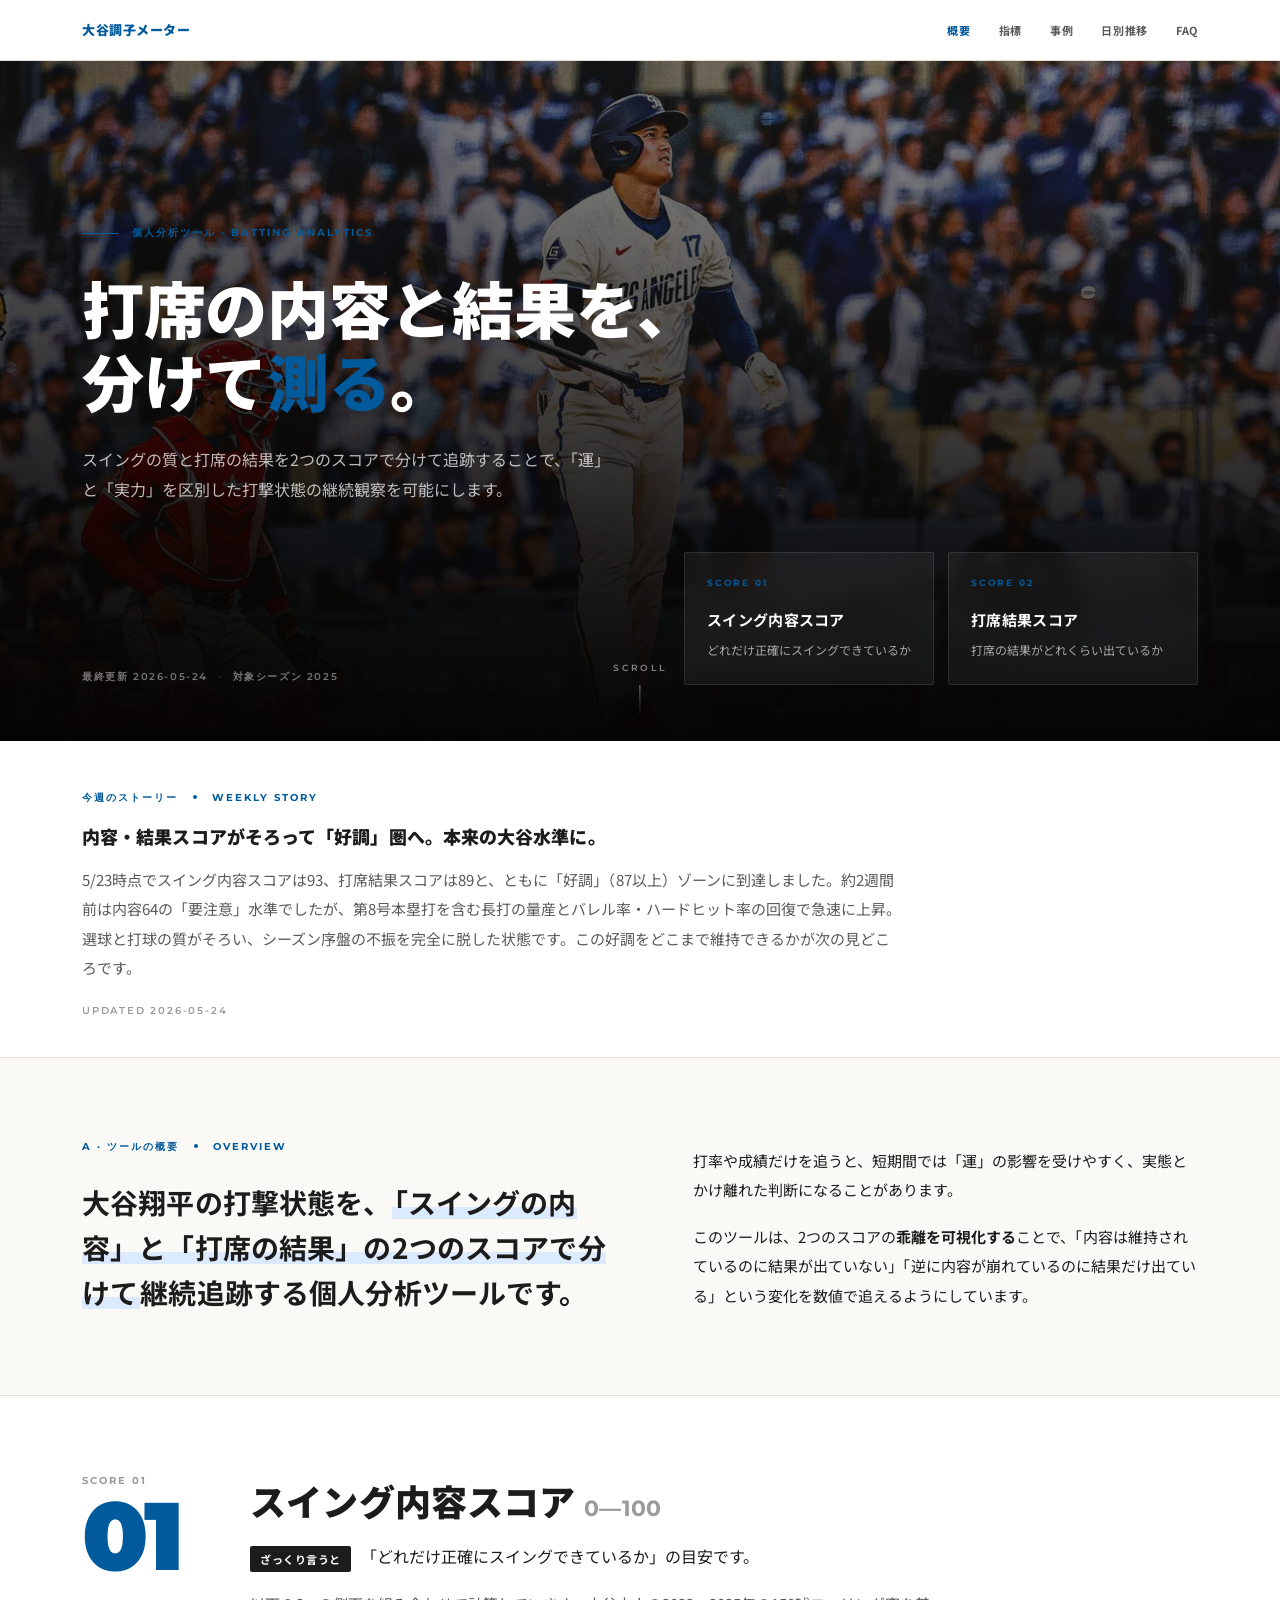
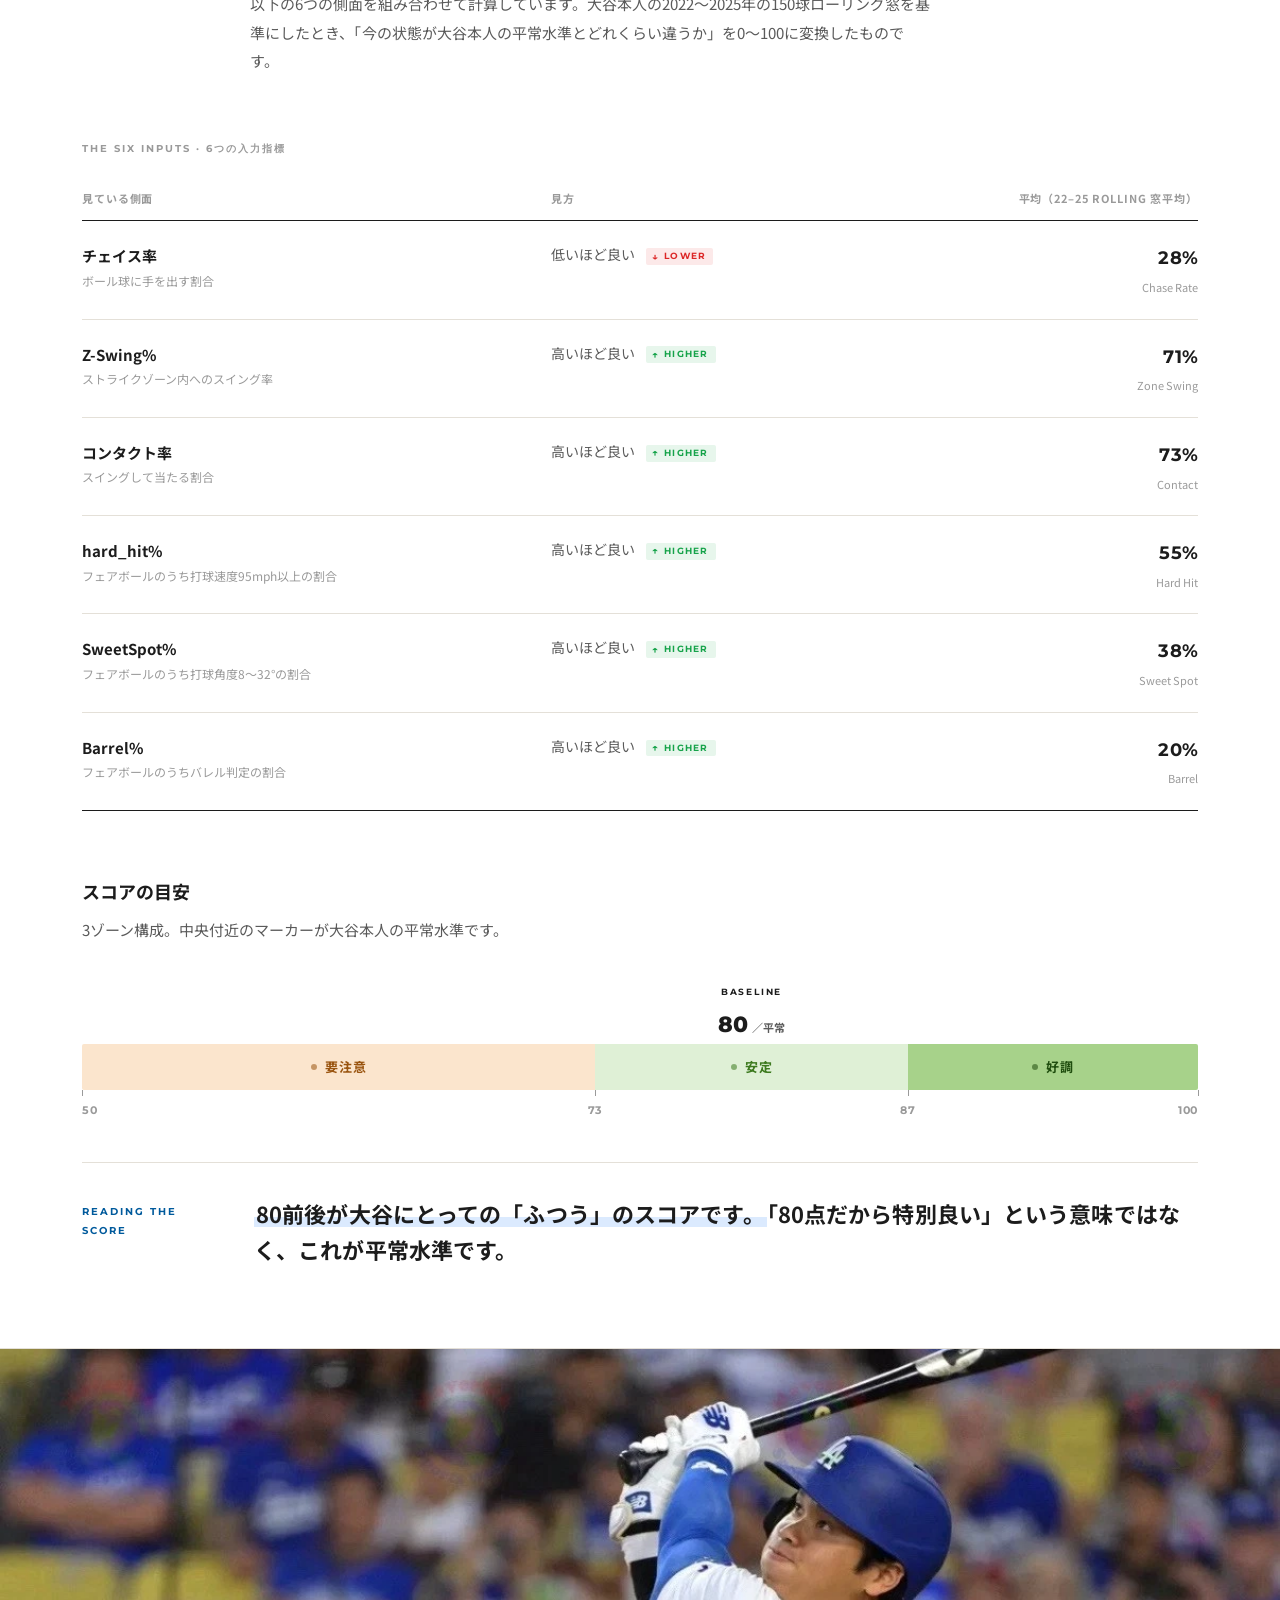
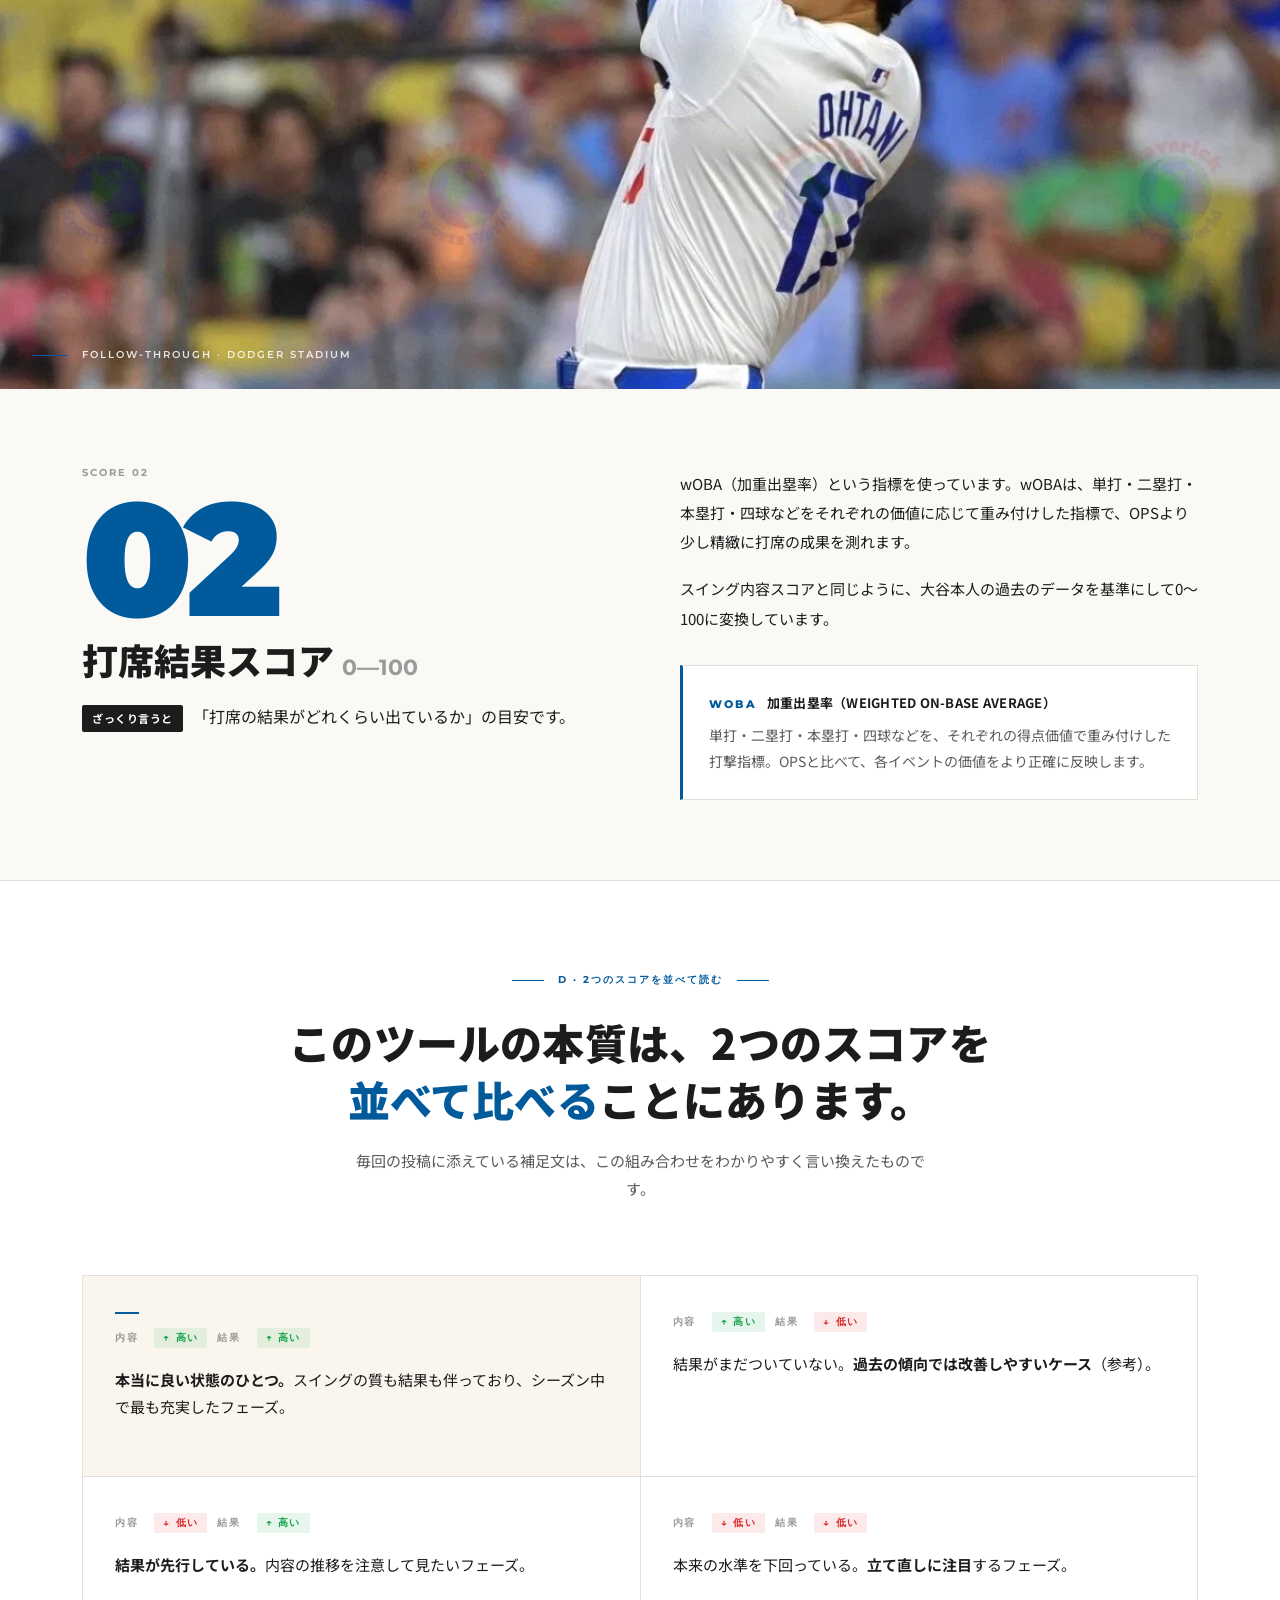
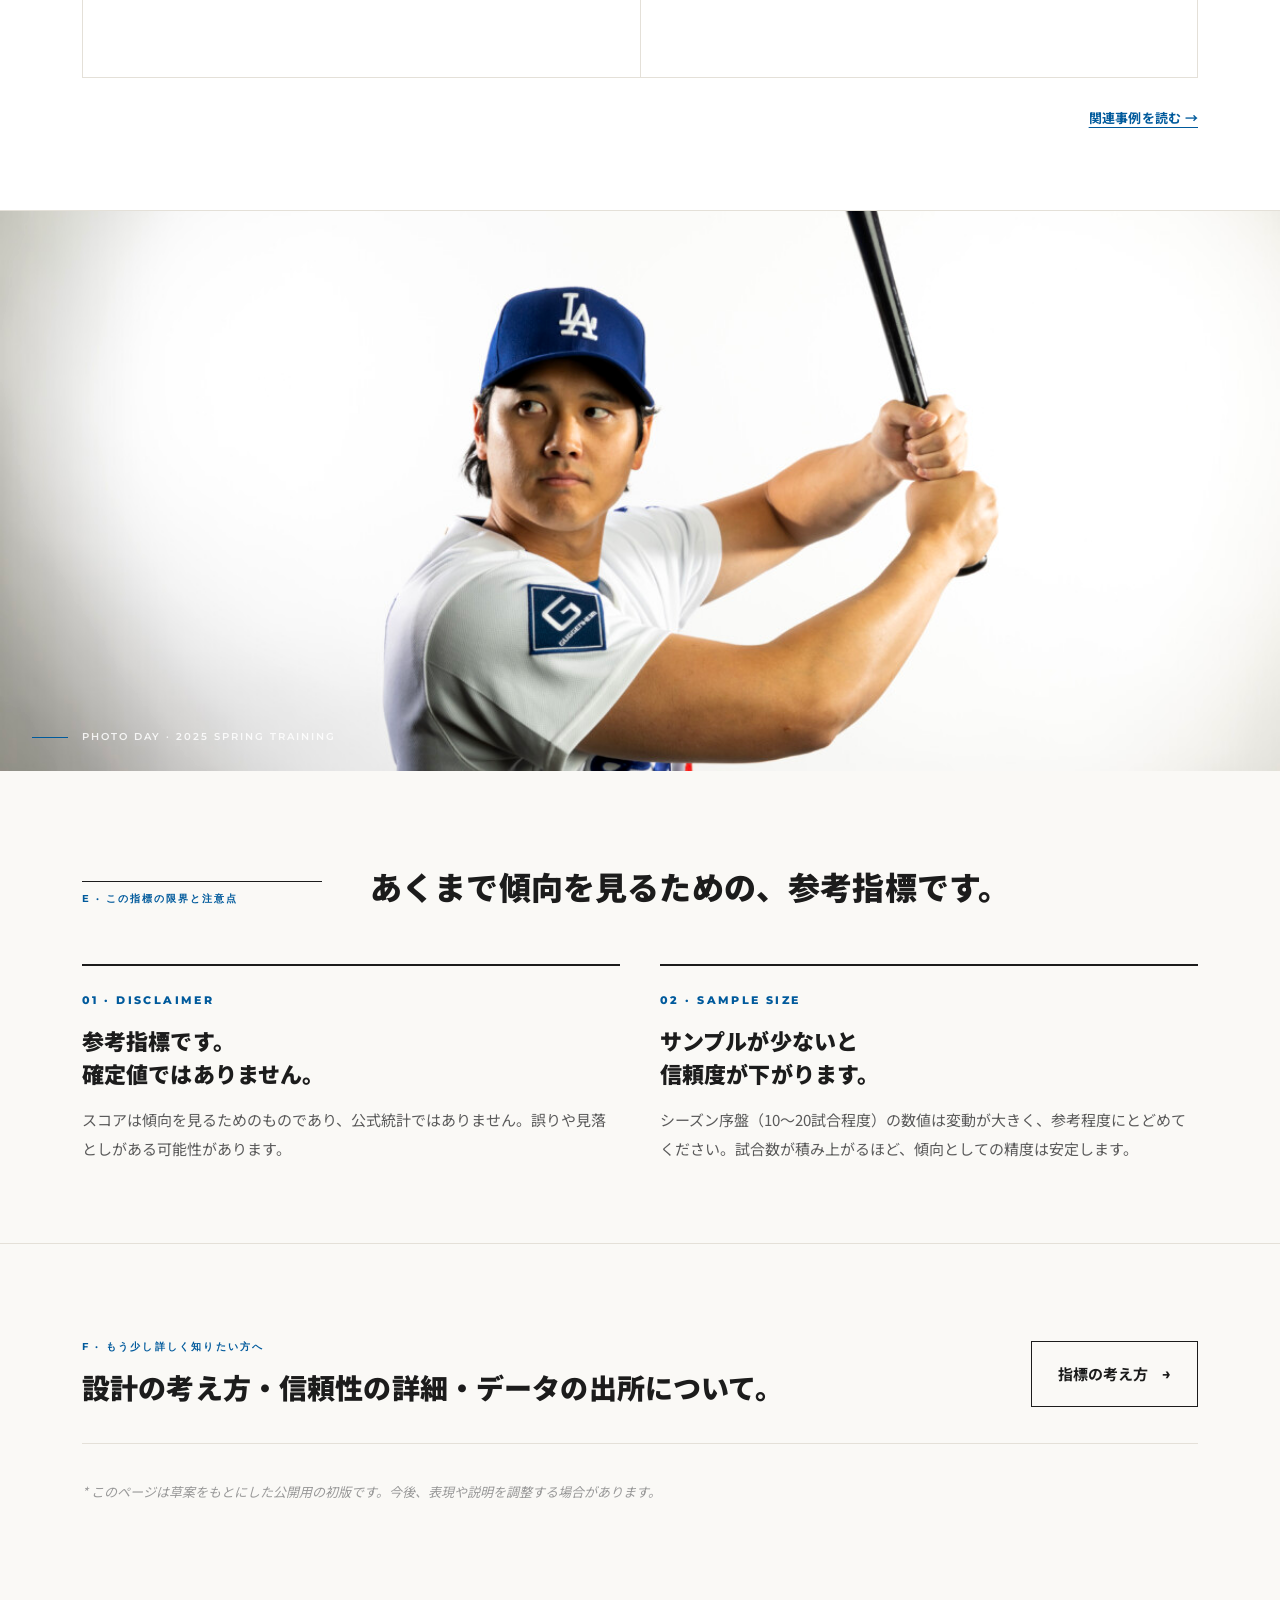
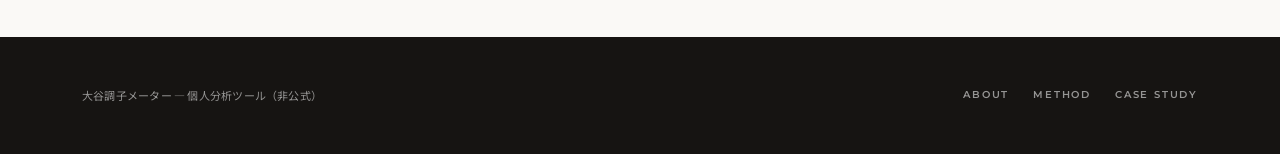
<file: index.html>
<!doctype html>
<html lang="ja">
<head>
<meta charset="utf-8" />
<meta name="viewport" content="width=device-width,initial-scale=1" />
<title>大谷調子メーター | 概要</title>
<link rel="preconnect" href="https://fonts.googleapis.com" />
<link rel="preconnect" href="https://fonts.gstatic.com" crossorigin />
<link href="https://fonts.googleapis.com/css2?family=Montserrat:wght@600;700;800;900&family=Noto+Sans+JP:wght@400;500;700;900&display=swap" rel="stylesheet" />
<style>
  :root{
    --bg:#faf9f6;
    --ink:#1c1c1c;
    --ink-2:#5a5a5a;
    --ink-3:#9a9a9a;
    --amber:#005A9C;
    --amber-soft:#dbeafe;
    --border:#e4e0d8;
    --border-2:#efece5;
    --green:#16a34a;
    --red:#dc2626;
    --warn:#005A9C;
    --footer:#161412;
    --ink-deep:#1f3a52;
    --hero-grad: linear-gradient(to bottom, rgba(8,6,4,0.40) 0%, rgba(8,6,4,0.88) 72%, rgba(8,6,4,1) 100%);
    --jp:'Noto Sans JP', sans-serif;
    --en:'Montserrat', sans-serif;
  }
  *{box-sizing:border-box}
  html,body{margin:0;padding:0;background:var(--bg);color:var(--ink);font-family:var(--jp);font-weight:400;-webkit-font-smoothing:antialiased;-moz-osx-font-smoothing:grayscale}
  body{font-size:15px;line-height:1.85;text-rendering:optimizeLegibility}
  a{color:inherit;text-decoration:none}
  img{display:block;max-width:100%}

  /* Layout helpers */
  .wrap{max-width:1180px;margin:0 auto;padding:0 32px}
  .wrap-narrow{max-width:880px;margin:0 auto;padding:0 32px}

  .eyebrow{font-family:var(--en);font-weight:700;font-size:10px;letter-spacing:0.2em;text-transform:uppercase;color:var(--amber)}
  .eyebrow .dot{display:inline-block;width:4px;height:4px;background:var(--amber);border-radius:50%;vertical-align:middle;margin:0 10px 2px}

  /* ===== Navbar ===== */
  .nav{position:sticky;top:0;z-index:50;background:#fff;border-bottom:1px solid var(--border)}
  .nav-inner{max-width:1180px;margin:0 auto;padding:0 32px;height:60px;display:flex;align-items:center;justify-content:space-between}
  .brand{font-family:var(--en);font-weight:800;font-size:13px;color:var(--amber);letter-spacing:0.02em}
  .brand .jp{font-family:var(--jp);font-weight:900;letter-spacing:0.04em;margin-right:6px}
  .nav-links{display:flex;gap:28px;align-items:center}
  .nav-links a{font-family:var(--jp);font-weight:700;font-size:11px;letter-spacing:0.06em;color:var(--ink-2)}
  .nav-links a.active{color:var(--amber)}
  .nav-links a:hover{color:var(--ink)}
  .nav-links a.active:hover{color:var(--amber)}

  /* ===== Hero ===== */
  .hero{position:relative;min-height:680px;color:#fff;overflow:hidden;background:#0a0806}
  .hero-bg{position:absolute;inset:0;background-image:url('assets/hero-ohtani.webp');background-size:cover;background-position:center 28%;filter:saturate(0.95) contrast(1.02)}
  .hero-overlay{position:absolute;inset:0;background:var(--hero-grad)}
  .hero-vignette{position:absolute;inset:0;background:radial-gradient(ellipse at 70% 30%,transparent 0%, rgba(0,0,0,0.35) 90%)}
  .hero-inner{position:relative;max-width:1180px;margin:0 auto;padding:100px 32px 56px;min-height:680px;display:grid;grid-template-rows:1fr auto;gap:48px}
  .hero-top{align-self:end;max-width:680px}
  .hero-eyebrow{color:var(--amber);font-family:var(--en);font-weight:700;font-size:10px;letter-spacing:0.20em;text-transform:uppercase;display:flex;align-items:center;gap:14px;margin-bottom:28px}
  .hero-eyebrow::before{content:"";width:36px;height:1px;background:var(--amber)}
  .hero h1{font-family:var(--jp);font-weight:900;font-size:clamp(36px,5.4vw,62px);line-height:1.18;letter-spacing:-0.005em;margin:0 0 28px;text-wrap:balance}
  .hero h1 .accent{color:var(--amber)}
  .hero-lead{font-family:var(--jp);font-weight:400;font-size:16px;line-height:1.85;color:rgba(255,255,255,0.72);max-width:540px;margin:0;text-wrap:pretty}
  .hero-bottom{display:grid;grid-template-columns:1fr auto;gap:48px;align-items:end}
  .hero-meta{font-family:var(--en);font-size:10px;letter-spacing:0.16em;text-transform:uppercase;color:rgba(255,255,255,0.44);font-weight:600;line-height:1.7}
  .hero-meta .sep{color:rgba(255,255,255,0.24);margin:0 10px}
  .concept-cards{display:grid;grid-template-columns:1fr 1fr;gap:14px;width:min(560px,100%)}
  .ccard{background:rgba(255,255,255,0.06);backdrop-filter:blur(10px);-webkit-backdrop-filter:blur(10px);border:1px solid rgba(255,255,255,0.10);padding:22px 22px 24px;border-radius:2px}
  .ccard .label{font-family:var(--en);font-weight:700;font-size:9px;letter-spacing:0.20em;color:var(--amber);text-transform:uppercase;margin-bottom:14px;display:block}
  .ccard .name{font-family:var(--jp);font-weight:700;font-size:15px;color:#fff;letter-spacing:0.02em;margin-bottom:6px}
  .ccard .desc{font-family:var(--jp);font-weight:400;font-size:12px;color:rgba(255,255,255,0.62);line-height:1.7}

  /* Scroll indicator */
  .scroll-cue{position:absolute;left:50%;bottom:24px;transform:translateX(-50%);font-family:var(--en);font-size:9px;letter-spacing:0.3em;color:rgba(255,255,255,0.5);text-transform:uppercase;font-weight:600;display:flex;flex-direction:column;align-items:center;gap:8px}
  .scroll-cue .line{width:1px;height:32px;background:linear-gradient(to bottom, rgba(255,255,255,0.5), transparent)}

  /* ===== Section: Weekly Story ===== */
  .weekly-story{padding:48px 0 36px;background:#fff;border-bottom:1px solid var(--border)}
  .weekly-story .ws-eyebrow{margin-bottom:14px}
  .weekly-story h2{font-family:var(--jp);font-weight:900;font-size:18px;line-height:1.65;color:var(--ink);margin:0 0 14px;letter-spacing:0.005em}
  .weekly-story p{font-family:var(--jp);font-size:15px;line-height:1.95;color:var(--ink-2);margin:0;max-width:820px}
  .weekly-story .ws-meta{font-family:var(--en);font-size:10px;letter-spacing:0.18em;text-transform:uppercase;color:var(--ink-3);margin-top:20px;font-weight:600}

  /* ===== Matrix CTA (D セクション末尾) ===== */
  .matrix-cta{display:flex;justify-content:flex-end;margin-top:28px}
  .matrix-cta a{font-family:var(--jp);font-weight:700;font-size:13px;color:var(--amber);text-decoration:underline;text-underline-offset:4px;letter-spacing:0.02em}
  .matrix-cta a:hover{color:var(--ink)}

  /* ===== Section: Overview (A) ===== */
  .overview{padding:80px 0;border-bottom:1px solid var(--border)}
  .overview-grid{display:grid;grid-template-columns:minmax(0,1.05fr) minmax(0,1fr);gap:80px;align-items:start}
  .overview-eyebrow{margin-bottom:24px}
  .overview .lede{font-family:var(--jp);font-weight:700;font-size:28px;line-height:1.6;letter-spacing:0.005em;margin:0;color:var(--ink);text-wrap:pretty}
  .overview .lede em{font-style:normal;background:linear-gradient(transparent 62%, var(--amber-soft) 62%, var(--amber-soft) 92%, transparent 92%);padding:0 2px}
  .overview .body{color:var(--ink);font-size:15px;line-height:1.95;margin:0;padding-top:8px}
  .overview .body p{margin:0 0 1.2em}
  .overview .body p:last-child{margin:0}
  .overview .body strong{font-weight:700;color:var(--ink)}

  /* ===== Section: Score 01 (B) ===== */
  .score-section{padding:80px 0;background:#fff;border-bottom:1px solid var(--border)}
  .score-head{display:grid;grid-template-columns:120px 1fr;gap:48px;margin-bottom:64px;align-items:start}
  .score-num{font-family:var(--en);font-weight:900;font-size:96px;line-height:0.9;color:var(--amber);letter-spacing:-0.03em}
  .score-num small{display:block;font-family:var(--en);font-weight:700;font-size:10px;letter-spacing:0.22em;color:var(--ink-3);text-transform:uppercase;margin-bottom:8px;letter-spacing:0.2em}
  .score-head h2{font-family:var(--jp);font-weight:900;font-size:36px;line-height:1.35;margin:0 0 18px;color:var(--ink);letter-spacing:0.005em}
  .score-head h2 .range{font-family:var(--en);font-weight:700;color:var(--ink-3);font-size:22px;letter-spacing:0.02em;margin-left:8px}
  .score-head .tldr{font-family:var(--jp);font-size:16px;line-height:1.85;margin:0 0 6px;color:var(--ink)}
  .score-head .tldr .pill{display:inline-block;background:var(--ink);color:#fff;font-family:var(--jp);font-weight:700;font-size:11px;padding:3px 10px;border-radius:2px;margin-right:10px;vertical-align:middle;letter-spacing:0.05em}
  .score-head .body{color:var(--ink-2);font-size:15px;line-height:1.9;margin:18px 0 0;max-width:680px}

  /* Indicator table */
  .ind-table{width:100%;border-collapse:collapse;margin:0 0 64px;font-size:15px}
  .ind-table caption{text-align:left;font-family:var(--en);font-weight:700;font-size:10px;letter-spacing:0.20em;color:var(--ink-3);text-transform:uppercase;margin-bottom:18px;caption-side:top}
  .ind-table thead th{text-align:left;font-family:var(--jp);font-weight:700;font-size:11px;color:var(--ink-3);letter-spacing:0.08em;border-bottom:1px solid var(--ink);padding:12px 16px 12px 0;text-transform:uppercase}
  .ind-table thead th:last-child{text-align:right;padding-right:0}
  .ind-table tbody td{padding:22px 16px 22px 0;border-bottom:1px solid var(--border);vertical-align:top;font-family:var(--jp);line-height:1.7}
  .ind-table tbody tr:last-child td{border-bottom:1px solid var(--ink)}
  .ind-table .metric{font-weight:700;color:var(--ink);width:42%}
  .ind-table .metric small{display:block;font-weight:400;font-size:12px;color:var(--ink-3);margin-top:2px}
  .ind-table .view{color:var(--ink-2);font-size:14px}
  .ind-table .baseline{text-align:right;font-family:var(--en);font-weight:700;font-size:18px;color:var(--ink);padding-right:0;letter-spacing:0.01em}
  .ind-table .baseline small{display:block;font-family:var(--jp);font-weight:400;font-size:11px;color:var(--ink-3);margin-top:4px;letter-spacing:0}

  .badge{display:inline-flex;align-items:center;gap:5px;font-family:var(--en);font-weight:700;font-size:9px;letter-spacing:0.14em;text-transform:uppercase;padding:3px 7px 3px 6px;border-radius:2px;vertical-align:middle;line-height:1.2;white-space:nowrap;margin-left:8px}
  .badge.green{background:rgba(22,163,74,0.10);color:var(--green)}
  .badge.red{background:rgba(220,38,38,0.10);color:var(--red)}
  .badge.warn{background:rgba(196,106,20,0.12);color:var(--warn)}
  .badge .arrow{font-size:10px;line-height:1}

  /* Spectrum bar */
  .spectrum-block{margin-top:8px}
  .spectrum-block h3{font-family:var(--jp);font-weight:700;font-size:18px;margin:0 0 8px;color:var(--ink)}
  .spectrum-block .sub{font-family:var(--jp);color:var(--ink-2);font-size:15px;margin:0 0 40px;line-height:1.85}
  .spectrum{position:relative;width:100%;padding-top:60px}
  .spec-marker{position:absolute;top:0;left:calc((80 - 50)/(100 - 50) * 100%);transform:translateX(-50%);text-align:center}
  .spec-marker .label{font-family:var(--en);font-weight:700;font-size:9px;letter-spacing:0.2em;color:var(--ink);text-transform:uppercase;margin-bottom:4px}
  .spec-marker .val{font-family:var(--en);font-weight:800;font-size:22px;color:var(--ink);letter-spacing:-0.01em}
  .spec-marker .val .jp{font-family:var(--jp);font-size:11px;font-weight:700;color:var(--ink-2);margin-left:4px;letter-spacing:0}
  .spec-marker .arrow{margin-top:6px;font-size:14px;color:var(--ink);line-height:1}
  .spec-bar{display:flex;height:46px;border-radius:2px;overflow:hidden}
  .spec-zone{display:flex;align-items:center;justify-content:center;font-family:var(--jp);font-weight:700;font-size:13px;letter-spacing:0.08em;position:relative}
  .spec-zone .z-tag{display:flex;align-items:center;gap:8px}
  .spec-zone .z-tag::before{content:"";width:6px;height:6px;border-radius:50%;background:currentColor;opacity:0.55}
  .spec-zone.warn{background:#fbe5cd;color:#9a5510;flex:46}
  .spec-zone.stable{background:#dff0d6;color:#3d7a1f;flex:28}
  .spec-zone.hot{background:#a7d28a;color:#1f4d0e;flex:26}
  .spec-ticks{display:flex;justify-content:space-between;margin-top:14px;font-family:var(--en);font-weight:700;font-size:11px;color:var(--ink-3);letter-spacing:0.08em}
  .spec-ticks span{position:relative}
  .spec-tick-row{position:relative;height:0;margin-top:6px}
  .tick{position:absolute;top:-6px;width:1px;height:6px;background:var(--ink-3)}
  .tick.t-50{left:0}
  .tick.t-73{left:calc((73 - 50)/(100 - 50) * 100%)}
  .tick.t-87{left:calc((87 - 50)/(100 - 50) * 100%)}
  .tick.t-100{left:100%}
  .tick-label{position:absolute;top:4px;font-family:var(--en);font-weight:700;font-size:11px;color:var(--ink-3);letter-spacing:0.06em;transform:translateX(-50%);white-space:nowrap}
  .tick-label.t-50{left:0;transform:none}
  .tick-label.t-73{left:calc((73 - 50)/(100 - 50) * 100%)}
  .tick-label.t-87{left:calc((87 - 50)/(100 - 50) * 100%)}
  .tick-label.t-100{left:100%;transform:translateX(-100%)}

  .pull-callout{margin:72px 0 0;padding:32px 0 0;border-top:1px solid var(--border);display:grid;grid-template-columns:140px 1fr;gap:32px;align-items:start}
  .pull-callout .tag{font-family:var(--en);font-weight:700;font-size:10px;letter-spacing:0.20em;color:var(--amber);text-transform:uppercase;padding-top:8px}
  .pull-callout p{font-family:var(--jp);font-weight:700;font-size:22px;line-height:1.65;margin:0;color:var(--ink);text-wrap:pretty;letter-spacing:0.005em}
  .pull-callout p strong{background:linear-gradient(transparent 62%, var(--amber-soft) 62%, var(--amber-soft) 94%, transparent 94%);padding:0 2px;font-weight:700}

  /* ===== Editorial photo break ===== */
  .photo-break{position:relative;width:100%;height:560px;overflow:hidden;background:#0a0806}
  .photo-break img{width:100%;height:100%;object-fit:cover;object-position:center 22%;filter:contrast(1.02) saturate(0.98)}
  .photo-break .caption{position:absolute;left:32px;bottom:24px;color:rgba(255,255,255,0.85);font-family:var(--en);font-weight:600;font-size:10px;letter-spacing:0.20em;text-transform:uppercase;display:flex;align-items:center;gap:14px}
  .photo-break .caption::before{content:"";width:36px;height:1px;background:var(--amber)}
  .photo-break.tall{height:640px}
  .photo-break.tall img{object-position:center 18%}

  /* ===== Section: Score 02 (C) ===== */
  .score-c{padding:80px 0;border-bottom:1px solid var(--border)}
  .score-c-grid{display:grid;grid-template-columns:minmax(0,1fr) minmax(0,1fr);gap:80px;align-items:start}
  .score-c-left .num{font-family:var(--en);font-weight:900;font-size:160px;line-height:0.85;color:var(--amber);letter-spacing:-0.04em;margin:0 0 8px}
  .score-c-left .num small{display:block;font-family:var(--en);font-weight:700;font-size:10px;letter-spacing:0.22em;color:var(--ink-3);text-transform:uppercase;margin-bottom:14px;letter-spacing:0.2em}
  .score-c-left h2{font-family:var(--jp);font-weight:900;font-size:36px;line-height:1.35;margin:0 0 18px;color:var(--ink)}
  .score-c-left h2 .range{font-family:var(--en);font-weight:700;color:var(--ink-3);font-size:22px;margin-left:8px}
  .score-c-left .tldr{font-family:var(--jp);font-size:16px;line-height:1.85;margin:0;color:var(--ink)}
  .score-c-left .tldr .pill{display:inline-block;background:var(--ink);color:#fff;font-family:var(--jp);font-weight:700;font-size:11px;padding:3px 10px;border-radius:2px;margin-right:10px;vertical-align:middle;letter-spacing:0.05em}
  .score-c-right{font-size:15px;line-height:1.95;color:var(--ink)}
  .score-c-right p{margin:0 0 1.2em}
  .score-c-right p:last-child{margin:0}

  .glossary{margin-top:32px;padding:24px 26px;border:1px solid var(--border);background:#fff;border-left:3px solid var(--amber)}
  .glossary .term{font-family:var(--en);font-weight:800;font-size:11px;letter-spacing:0.2em;color:var(--amber);text-transform:uppercase;margin-bottom:8px}
  .glossary .term .jp{font-family:var(--jp);font-weight:700;font-size:13px;color:var(--ink);margin-left:10px;letter-spacing:0.02em}
  .glossary .def{font-family:var(--jp);font-size:14px;line-height:1.85;color:var(--ink-2);margin:0}

  /* ===== Section: Combined reading (D) ===== */
  .combined{padding:80px 0;background:#fff;border-bottom:1px solid var(--border)}
  .combined-head{text-align:center;max-width:720px;margin:0 auto 72px}
  .combined-head .eyebrow{display:inline-flex;align-items:center;gap:14px;margin-bottom:24px}
  .combined-head .eyebrow::before, .combined-head .eyebrow::after{content:"";width:32px;height:1px;background:var(--amber)}
  .combined-head h2{font-family:var(--jp);font-weight:900;font-size:42px;line-height:1.35;margin:0 0 20px;color:var(--ink);letter-spacing:0.005em}
  .combined-head h2 strong{color:var(--amber);font-weight:900}
  .combined-head p{font-family:var(--jp);font-size:15px;line-height:1.85;color:var(--ink-2);margin:0;max-width:580px;margin:0 auto}

  .matrix{display:grid;grid-template-columns:1fr 1fr;gap:1px;background:var(--border);border:1px solid var(--border)}
  .mcell{background:#fff;padding:36px 32px 34px;display:flex;flex-direction:column;gap:18px;min-height:200px}
  .mcell .heads{display:flex;gap:10px;align-items:center;flex-wrap:wrap}
  .mcell .head-pair{display:flex;align-items:center;gap:8px;font-family:var(--en);font-weight:700;font-size:10px;letter-spacing:0.16em;color:var(--ink-3);text-transform:uppercase}
  .mcell .read{font-family:var(--jp);font-size:15px;line-height:1.8;color:var(--ink);margin:0;text-wrap:pretty}
  .mcell .read strong{font-weight:700}
  .mcell.featured{background:#faf6ee}
  .mcell.featured::before{content:"";display:block;width:24px;height:2px;background:var(--amber);margin-bottom:-4px}
  .badge.lg{font-size:10px;padding:4px 9px;letter-spacing:0.14em}

  .combined-foot{margin-top:48px;text-align:center;font-family:var(--jp);font-size:13px;color:var(--ink-3);max-width:600px;margin-left:auto;margin-right:auto;line-height:1.85}

  /* ===== Section: Limitations (E) ===== */
  .limits{padding:80px 0;border-bottom:1px solid var(--border)}
  .limits-head{margin-bottom:56px;display:grid;grid-template-columns:240px 1fr;gap:48px;align-items:end}
  .limits-head h2{font-family:var(--jp);font-weight:900;font-size:32px;line-height:1.35;margin:14px 0 0;color:var(--ink);letter-spacing:0.005em}
  .limits-head .rule{height:1px;background:var(--ink);margin-bottom:8px}
  .limits-grid{display:grid;grid-template-columns:1fr 1fr;gap:40px}
  .lim-card{padding:0;border-top:2px solid var(--ink)}
  .lim-card .num{font-family:var(--en);font-weight:800;font-size:11px;letter-spacing:0.22em;color:var(--amber);text-transform:uppercase;padding-top:24px}
  .lim-card h3{font-family:var(--jp);font-weight:900;font-size:22px;line-height:1.5;margin:14px 0 16px;color:var(--ink);letter-spacing:0.005em}
  .lim-card p{font-family:var(--jp);font-size:15px;line-height:1.9;color:var(--ink-2);margin:0}

  /* ===== Section: More (F) ===== */
  .more{padding:96px 0 120px}
  .more-inner{display:grid;grid-template-columns:1fr auto;gap:48px;align-items:center;padding-bottom:36px;border-bottom:1px solid var(--border)}
  .more-inner h2{font-family:var(--jp);font-weight:900;font-size:28px;line-height:1.45;margin:0;color:var(--ink);letter-spacing:0.005em}
  .more-inner h2 small{display:block;font-family:var(--en);font-weight:700;font-size:10px;letter-spacing:0.22em;color:var(--amber);text-transform:uppercase;margin-bottom:12px}
  .more-cta{display:inline-flex;align-items:center;gap:14px;font-family:var(--jp);font-weight:700;font-size:15px;color:var(--ink);padding:18px 26px;border:1px solid var(--ink);transition:all .15s ease;white-space:nowrap}
  .more-cta:hover{background:var(--ink);color:#fff}
  .more-cta .arrow{font-family:var(--en);font-weight:700;transition:transform .15s ease}
  .more-cta:hover .arrow{transform:translateX(4px)}
  .more-note{margin-top:36px;font-family:var(--jp);font-style:italic;font-size:13px;color:var(--ink-3);line-height:1.85}

  /* ===== Footer ===== */
  footer{background:var(--footer);color:rgba(255,255,255,0.6);padding:48px 0}
  .foot{display:flex;justify-content:space-between;align-items:center;flex-wrap:wrap;gap:24px}
  .foot-left{font-family:var(--jp);font-size:11px;color:rgba(255,255,255,0.55);letter-spacing:0.02em}
  .foot-right{display:flex;gap:24px}
  .foot-right a{font-family:var(--en);font-weight:600;font-size:10px;letter-spacing:0.18em;text-transform:uppercase;color:rgba(255,255,255,0.55)}
  .foot-right a:hover{color:var(--amber)}

  /* ===== Responsive ===== */
  @media (max-width: 900px){
    .nav-inner{padding:0 20px;height:54px}
    .nav-links{gap:18px}
    .nav-links a{font-size:9px}
    .nav-links a{font-size:10px}

    .wrap, .wrap-narrow{padding:0 20px}
    .hero{min-height:600px}
    .hero-inner{padding:110px 20px 40px;min-height:600px;gap:32px}
    .hero h1{font-size:34px}
    .hero-lead{font-size:15px}
    .hero-bottom{grid-template-columns:1fr;gap:28px}
    .concept-cards{width:100%}

    .overview{padding:72px 0 64px}
    .overview-grid{grid-template-columns:1fr;gap:32px}
    .overview .lede{font-size:22px}

    .score-section, .score-c{padding:72px 0}
    .score-head{grid-template-columns:1fr;gap:24px}
    .score-num{font-size:72px}
    .score-head h2{font-size:26px}
    .score-head h2 .range{font-size:16px}

    .ind-table{font-size:13px}
    .ind-table thead th:nth-child(2){display:none}
    .ind-table tbody td:nth-child(2){display:none}
    .ind-table .metric{width:auto}
    .ind-table .baseline{font-size:16px}

    .pull-callout{grid-template-columns:1fr;gap:14px;margin-top:48px;padding-top:24px}
    .pull-callout p{font-size:18px}

    .photo-break{height:360px}
    .photo-break.tall{height:420px}
    .photo-break .caption{left:20px;font-size:9px}

    .score-c-grid{grid-template-columns:1fr;gap:40px}
    .score-c-left .num{font-size:110px}
    .score-c-left h2{font-size:26px}
    .score-c-left h2 .range{font-size:16px}

    .combined{padding:72px 0}
    .combined-head h2{font-size:28px}
    .matrix{grid-template-columns:1fr}
    .mcell{padding:28px 22px}

    .limits{padding:72px 0}
    .limits-head{grid-template-columns:1fr;gap:16px}
    .limits-head h2{font-size:24px}
    .limits-grid{grid-template-columns:1fr;gap:24px}
    .lim-card h3{font-size:18px}

    .more{padding:64px 0 80px}
    .more-inner{grid-template-columns:1fr;gap:24px}
    .more-inner h2{font-size:22px}

    .foot{padding:0 4px}
    .foot-right{gap:18px}
  }

  @media (max-width: 480px){
    .concept-cards{grid-template-columns:1fr}
  }
</style>
</head>
<body>

<!-- ============ NAVBAR ============ -->
<nav class="nav">
  <div class="nav-inner">
    <a href="index.html" class="brand"><span class="jp">大谷調子メーター</span></a>
    <div class="nav-links">
      <a href="index.html" class="active">概要</a>
      <a href="method.html">指標</a>
      <a href="case-study.html">事例</a>
      <a href="daily.html">日別推移</a>
      <a href="faq.html">FAQ</a>
    </div>
  </div>
</nav>

<!-- ============ HERO ============ -->
<section class="hero">
  <div class="hero-bg" role="img" aria-label="大谷翔平 — 打席後の姿"></div>
  <div class="hero-overlay"></div>
  <div class="hero-vignette"></div>

  <div class="hero-inner">
    <div class="hero-top">
      <div class="hero-eyebrow">個人分析ツール · Batting Analytics</div>
      <h1>打席の内容と結果を、<br />分けて<span class="accent">測る</span>。</h1>
      <p class="hero-lead">スイングの質と打席の結果を2つのスコアで分けて追跡することで、「運」と「実力」を区別した打撃状態の継続観察を可能にします。</p>
    </div>

    <div class="hero-bottom">
      <div class="hero-meta">最終更新 2026-05-24<span class="sep">·</span>対象シーズン 2025</div>
      <div class="concept-cards">
        <div class="ccard">
          <span class="label">Score 01</span>
          <div class="name">スイング内容スコア</div>
          <div class="desc">どれだけ正確にスイングできているか</div>
        </div>
        <div class="ccard">
          <span class="label">Score 02</span>
          <div class="name">打席結果スコア</div>
          <div class="desc">打席の結果がどれくらい出ているか</div>
        </div>
      </div>
    </div>
  </div>

  <div class="scroll-cue" aria-hidden="true">
    <span>Scroll</span>
    <span class="line"></span>
  </div>
</section>

<!-- ============ WEEKLY STORY（手動更新・週次） ============ -->
<section class="weekly-story">
  <div class="wrap">
    <div class="eyebrow ws-eyebrow">今週のストーリー <span class="dot"></span> Weekly Story</div>
    <h2>内容・結果スコアがそろって「好調」圏へ。本来の大谷水準に。</h2>
    <p>5/23時点でスイング内容スコアは93、打席結果スコアは89と、ともに「好調」（87以上）ゾーンに到達しました。約2週間前は内容64の「要注意」水準でしたが、第8号本塁打を含む長打の量産とバレル率・ハードヒット率の回復で急速に上昇。選球と打球の質がそろい、シーズン序盤の不振を完全に脱した状態です。この好調をどこまで維持できるかが次の見どころです。</p>
    <div class="ws-meta">Updated 2026-05-24</div>
  </div>
</section>

<!-- ============ A · OVERVIEW ============ -->
<section class="overview">
  <div class="wrap">
    <div class="overview-grid">
      <div>
        <div class="eyebrow overview-eyebrow">A · ツールの概要 <span class="dot"></span> Overview</div>
        <p class="lede">大谷翔平の打撃状態を、<em>「スイングの内容」と「打席の結果」の2つのスコアで分けて</em>継続追跡する個人分析ツールです。</p>
      </div>
      <div class="body">
        <p>打率や成績だけを追うと、短期間では「運」の影響を受けやすく、実態とかけ離れた判断になることがあります。</p>
        <p>このツールは、2つのスコアの<strong>乖離を可視化する</strong>ことで、「内容は維持されているのに結果が出ていない」「逆に内容が崩れているのに結果だけ出ている」という変化を数値で追えるようにしています。</p>
      </div>
    </div>
  </div>
</section>

<!-- ============ B · SCORE 01 ============ -->
<section class="score-section">
  <div class="wrap">
    <div class="score-head">
      <div class="score-num">
        <small>Score 01</small>
        01
      </div>
      <div>
        <h2>スイング内容スコア<span class="range">0—100</span></h2>
        <p class="tldr"><span class="pill">ざっくり言うと</span>「どれだけ正確にスイングできているか」の目安です。</p>
        <p class="body">以下の6つの側面を組み合わせて計算しています。大谷本人の2022〜2025年の150球ローリング窓を基準にしたとき、「今の状態が大谷本人の平常水準とどれくらい違うか」を0〜100に変換したものです。</p>
      </div>
    </div>

    <table class="ind-table">
      <caption>The Six Inputs · 6つの入力指標</caption>
      <thead>
        <tr>
          <th>見ている側面</th>
          <th>見方</th>
          <th>平均（22–25 rolling 窓平均）</th>
        </tr>
      </thead>
      <tbody>
        <tr>
          <td class="metric">チェイス率<small>ボール球に手を出す割合</small></td>
          <td class="view">低いほど良い <span class="badge red"><span class="arrow">↓</span> Lower</span></td>
          <td class="baseline">28%<small>Chase Rate</small></td>
        </tr>
        <tr>
          <td class="metric">Z-Swing%<small>ストライクゾーン内へのスイング率</small></td>
          <td class="view">高いほど良い <span class="badge green"><span class="arrow">↑</span> Higher</span></td>
          <td class="baseline">71%<small>Zone Swing</small></td>
        </tr>
        <tr>
          <td class="metric">コンタクト率<small>スイングして当たる割合</small></td>
          <td class="view">高いほど良い <span class="badge green"><span class="arrow">↑</span> Higher</span></td>
          <td class="baseline">73%<small>Contact</small></td>
        </tr>
        <tr>
          <td class="metric">hard_hit%<small>フェアボールのうち打球速度95mph以上の割合</small></td>
          <td class="view">高いほど良い <span class="badge green"><span class="arrow">↑</span> Higher</span></td>
          <td class="baseline">55%<small>Hard Hit</small></td>
        </tr>
        <tr>
          <td class="metric">SweetSpot%<small>フェアボールのうち打球角度8〜32°の割合</small></td>
          <td class="view">高いほど良い <span class="badge green"><span class="arrow">↑</span> Higher</span></td>
          <td class="baseline">38%<small>Sweet Spot</small></td>
        </tr>
        <tr>
          <td class="metric">Barrel%<small>フェアボールのうちバレル判定の割合</small></td>
          <td class="view">高いほど良い <span class="badge green"><span class="arrow">↑</span> Higher</span></td>
          <td class="baseline">20%<small>Barrel</small></td>
        </tr>
      </tbody>
    </table>

    <div class="spectrum-block">
      <h3>スコアの目安</h3>
      <p class="sub">3ゾーン構成。中央付近のマーカーが大谷本人の平常水準です。</p>

      <div class="spectrum">
        <div class="spec-marker">
          <div class="label">Baseline</div>
          <div class="val">80<span class="jp">／平常</span></div>
          <div class="arrow">▼</div>
        </div>

        <div class="spec-bar">
          <div class="spec-zone warn"><span class="z-tag">要注意</span></div>
          <div class="spec-zone stable"><span class="z-tag">安定</span></div>
          <div class="spec-zone hot"><span class="z-tag">好調</span></div>
        </div>

        <div class="spec-tick-row">
          <span class="tick t-50"></span>
          <span class="tick t-73"></span>
          <span class="tick t-87"></span>
          <span class="tick t-100"></span>
          <span class="tick-label t-50">50</span>
          <span class="tick-label t-73">73</span>
          <span class="tick-label t-87">87</span>
          <span class="tick-label t-100">100</span>
        </div>
      </div>

      <div class="pull-callout">
        <div class="tag">Reading the score</div>
        <p><strong>80前後が大谷にとっての「ふつう」のスコアです。</strong>「80点だから特別良い」という意味ではなく、これが平常水準です。</p>
      </div>
    </div>
  </div>
</section>

<!-- ============ EDITORIAL BREAK 01 ============ -->
<figure class="photo-break tall" style="margin:0">
  <img src="assets/break-followthrough.webp" alt="フォロースルー" loading="lazy" />
  <figcaption class="caption">Follow-through · Dodger Stadium</figcaption>
</figure>

<!-- ============ C · SCORE 02 ============ -->
<section class="score-c">
  <div class="wrap">
    <div class="score-c-grid">
      <div class="score-c-left">
        <div class="num">
          <small>Score 02</small>
          02
        </div>
        <h2>打席結果スコア<span class="range">0—100</span></h2>
        <p class="tldr"><span class="pill">ざっくり言うと</span>「打席の結果がどれくらい出ているか」の目安です。</p>
      </div>

      <div class="score-c-right">
        <p>wOBA（加重出塁率）という指標を使っています。wOBAは、単打・二塁打・本塁打・四球などをそれぞれの価値に応じて重み付けした指標で、OPSより少し精緻に打席の成果を測れます。</p>
        <p>スイング内容スコアと同じように、大谷本人の過去のデータを基準にして0〜100に変換しています。</p>

        <div class="glossary">
          <div class="term">wOBA<span class="jp">加重出塁率（Weighted On-Base Average）</span></div>
          <p class="def">単打・二塁打・本塁打・四球などを、それぞれの得点価値で重み付けした打撃指標。OPSと比べて、各イベントの価値をより正確に反映します。</p>
        </div>
      </div>
    </div>
  </div>
</section>

<!-- ============ D · COMBINED READING ============ -->
<section class="combined">
  <div class="wrap">
    <div class="combined-head">
      <div class="eyebrow">D · 2つのスコアを並べて読む</div>
      <h2>このツールの本質は、2つのスコアを<br /><strong>並べて比べる</strong>ことにあります。</h2>
      <p>毎回の投稿に添えている補足文は、この組み合わせをわかりやすく言い換えたものです。</p>
    </div>

    <div class="matrix">
      <!-- HH -->
      <div class="mcell featured">
        <div class="heads">
          <span class="head-pair">内容 <span class="badge green lg"><span class="arrow">↑</span> 高い</span></span>
          <span class="head-pair">結果 <span class="badge green lg"><span class="arrow">↑</span> 高い</span></span>
        </div>
        <p class="read"><strong>本当に良い状態のひとつ。</strong>スイングの質も結果も伴っており、シーズン中で最も充実したフェーズ。</p>
      </div>
      <!-- HL -->
      <div class="mcell">
        <div class="heads">
          <span class="head-pair">内容 <span class="badge green lg"><span class="arrow">↑</span> 高い</span></span>
          <span class="head-pair">結果 <span class="badge red lg"><span class="arrow">↓</span> 低い</span></span>
        </div>
        <p class="read">結果がまだついていない。<strong>過去の傾向では改善しやすいケース</strong>（参考）。</p>
      </div>
      <!-- LH -->
      <div class="mcell">
        <div class="heads">
          <span class="head-pair">内容 <span class="badge red lg"><span class="arrow">↓</span> 低い</span></span>
          <span class="head-pair">結果 <span class="badge green lg"><span class="arrow">↑</span> 高い</span></span>
        </div>
        <p class="read"><strong>結果が先行している。</strong>内容の推移を注意して見たいフェーズ。</p>
      </div>
      <!-- LL -->
      <div class="mcell">
        <div class="heads">
          <span class="head-pair">内容 <span class="badge red lg"><span class="arrow">↓</span> 低い</span></span>
          <span class="head-pair">結果 <span class="badge red lg"><span class="arrow">↓</span> 低い</span></span>
        </div>
        <p class="read">本来の水準を下回っている。<strong>立て直しに注目</strong>するフェーズ。</p>
      </div>
    </div>

    <div class="matrix-cta">
      <a href="case-study.html">関連事例を読む →</a>
    </div>
  </div>
</section>

<!-- ============ EDITORIAL BREAK 02 ============ -->
<figure class="photo-break" style="margin:0">
  <img src="assets/break-portrait.jpg" alt="ポートレート" loading="lazy" style="object-position:center 30%" />
  <figcaption class="caption">Photo Day · 2025 Spring Training</figcaption>
</figure>

<!-- ============ E · LIMITATIONS ============ -->
<section class="limits">
  <div class="wrap">
    <div class="limits-head">
      <div>
        <div class="rule"></div>
        <div class="eyebrow">E · この指標の限界と注意点</div>
      </div>
      <h2>あくまで傾向を見るための、参考指標です。</h2>
    </div>

    <div class="limits-grid">
      <div class="lim-card">
        <div class="num">01 · Disclaimer</div>
        <h3>参考指標です。<br />確定値ではありません。</h3>
        <p>スコアは傾向を見るためのものであり、公式統計ではありません。誤りや見落としがある可能性があります。</p>
      </div>
      <div class="lim-card">
        <div class="num">02 · Sample size</div>
        <h3>サンプルが少ないと<br />信頼度が下がります。</h3>
        <p>シーズン序盤（10〜20試合程度）の数値は変動が大きく、参考程度にとどめてください。試合数が積み上がるほど、傾向としての精度は安定します。</p>
      </div>
    </div>
  </div>
</section>

<!-- ============ F · MORE ============ -->
<section class="more">
  <div class="wrap">
    <div class="more-inner">
      <h2><small>F · もう少し詳しく知りたい方へ</small>設計の考え方・信頼性の詳細・データの出所について。</h2>
      <a href="method.html" class="more-cta">指標の考え方 <span class="arrow">→</span></a>
    </div>
    <p class="more-note">* このページは草案をもとにした公開用の初版です。今後、表現や説明を調整する場合があります。</p>
  </div>
</section>

<!-- ============ FOOTER ============ -->
<footer>
  <div class="wrap">
    <div class="foot">
      <div class="foot-left">大谷調子メーター — 個人分析ツール（非公式）</div>
      <div class="foot-right">
        <a href="index.html">About</a>
        <a href="method.html">Method</a>
        <a href="case-study.html">Case Study</a>
      </div>
    </div>
  </div>
</footer>


<script data-goatcounter="https://ohtani-meter.goatcounter.com/count" async src="//gc.zgo.at/count.js"></script>
</body>
</html>
</file>
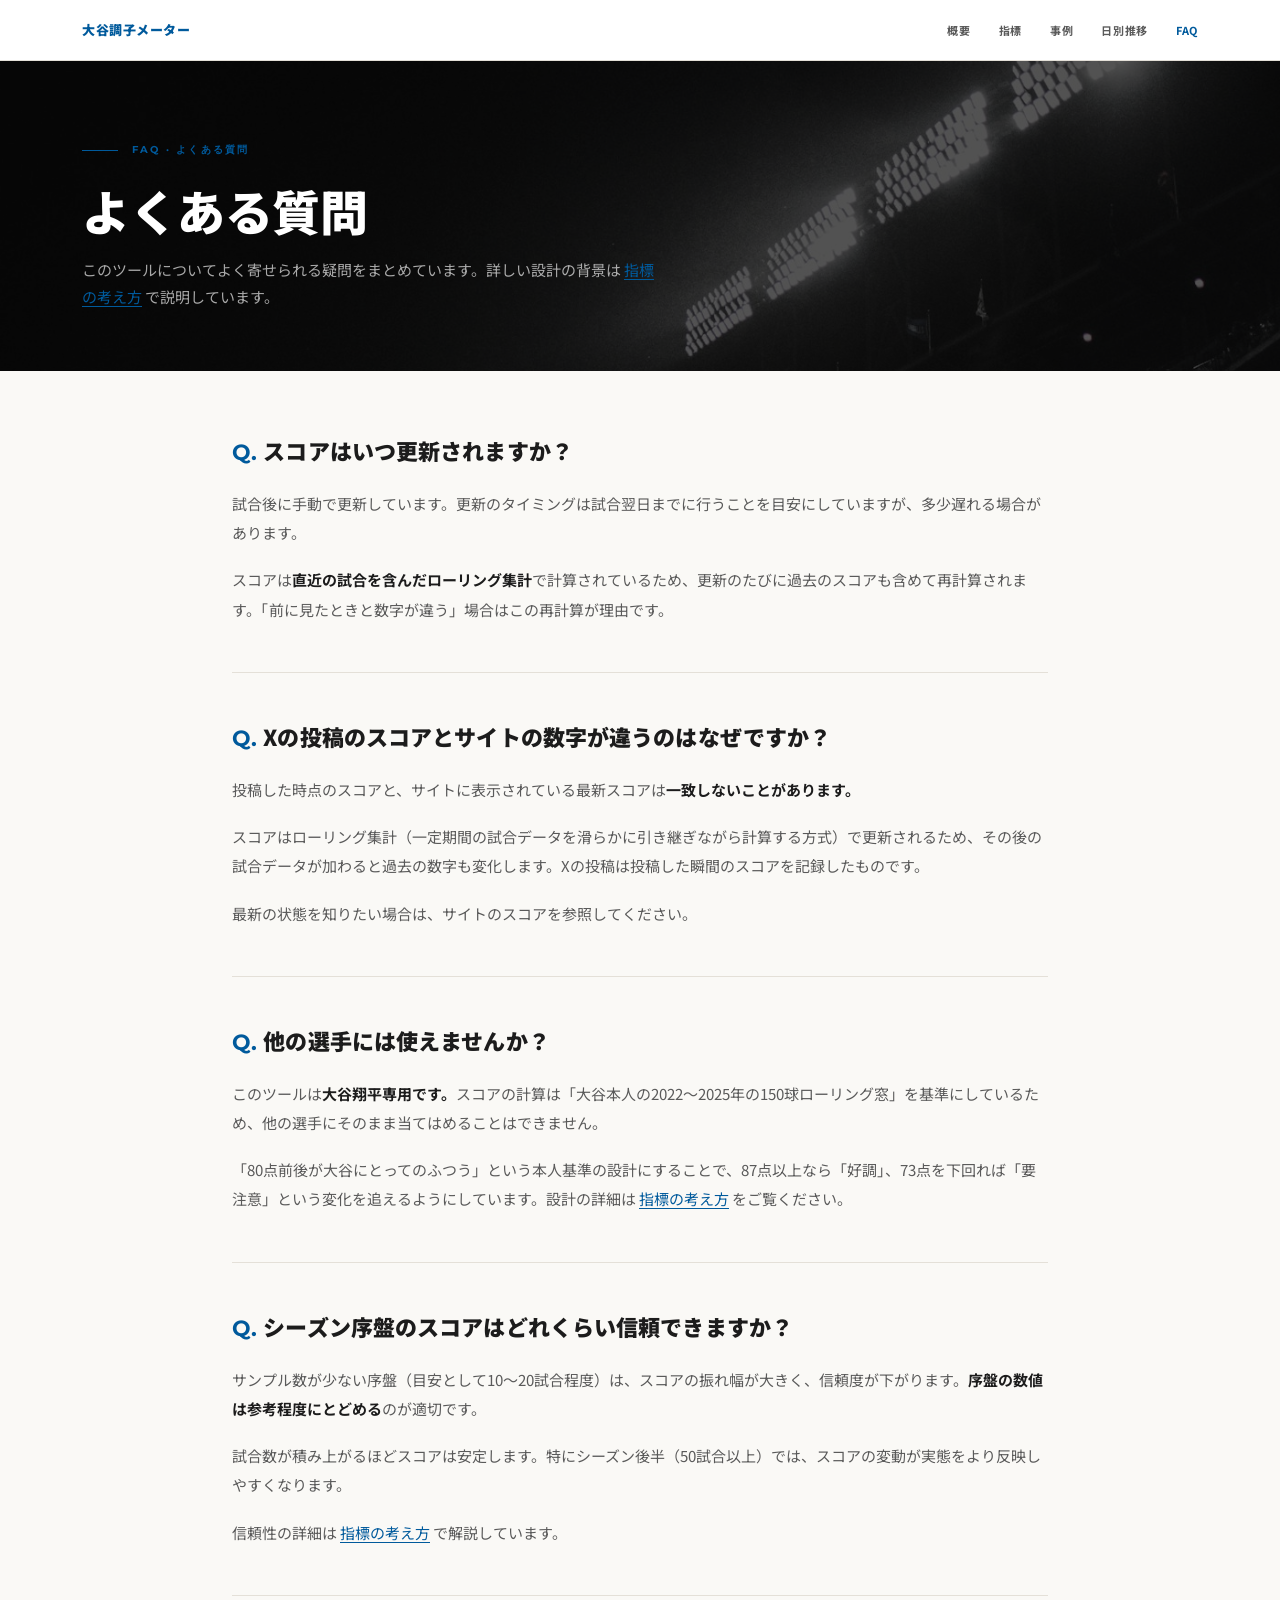
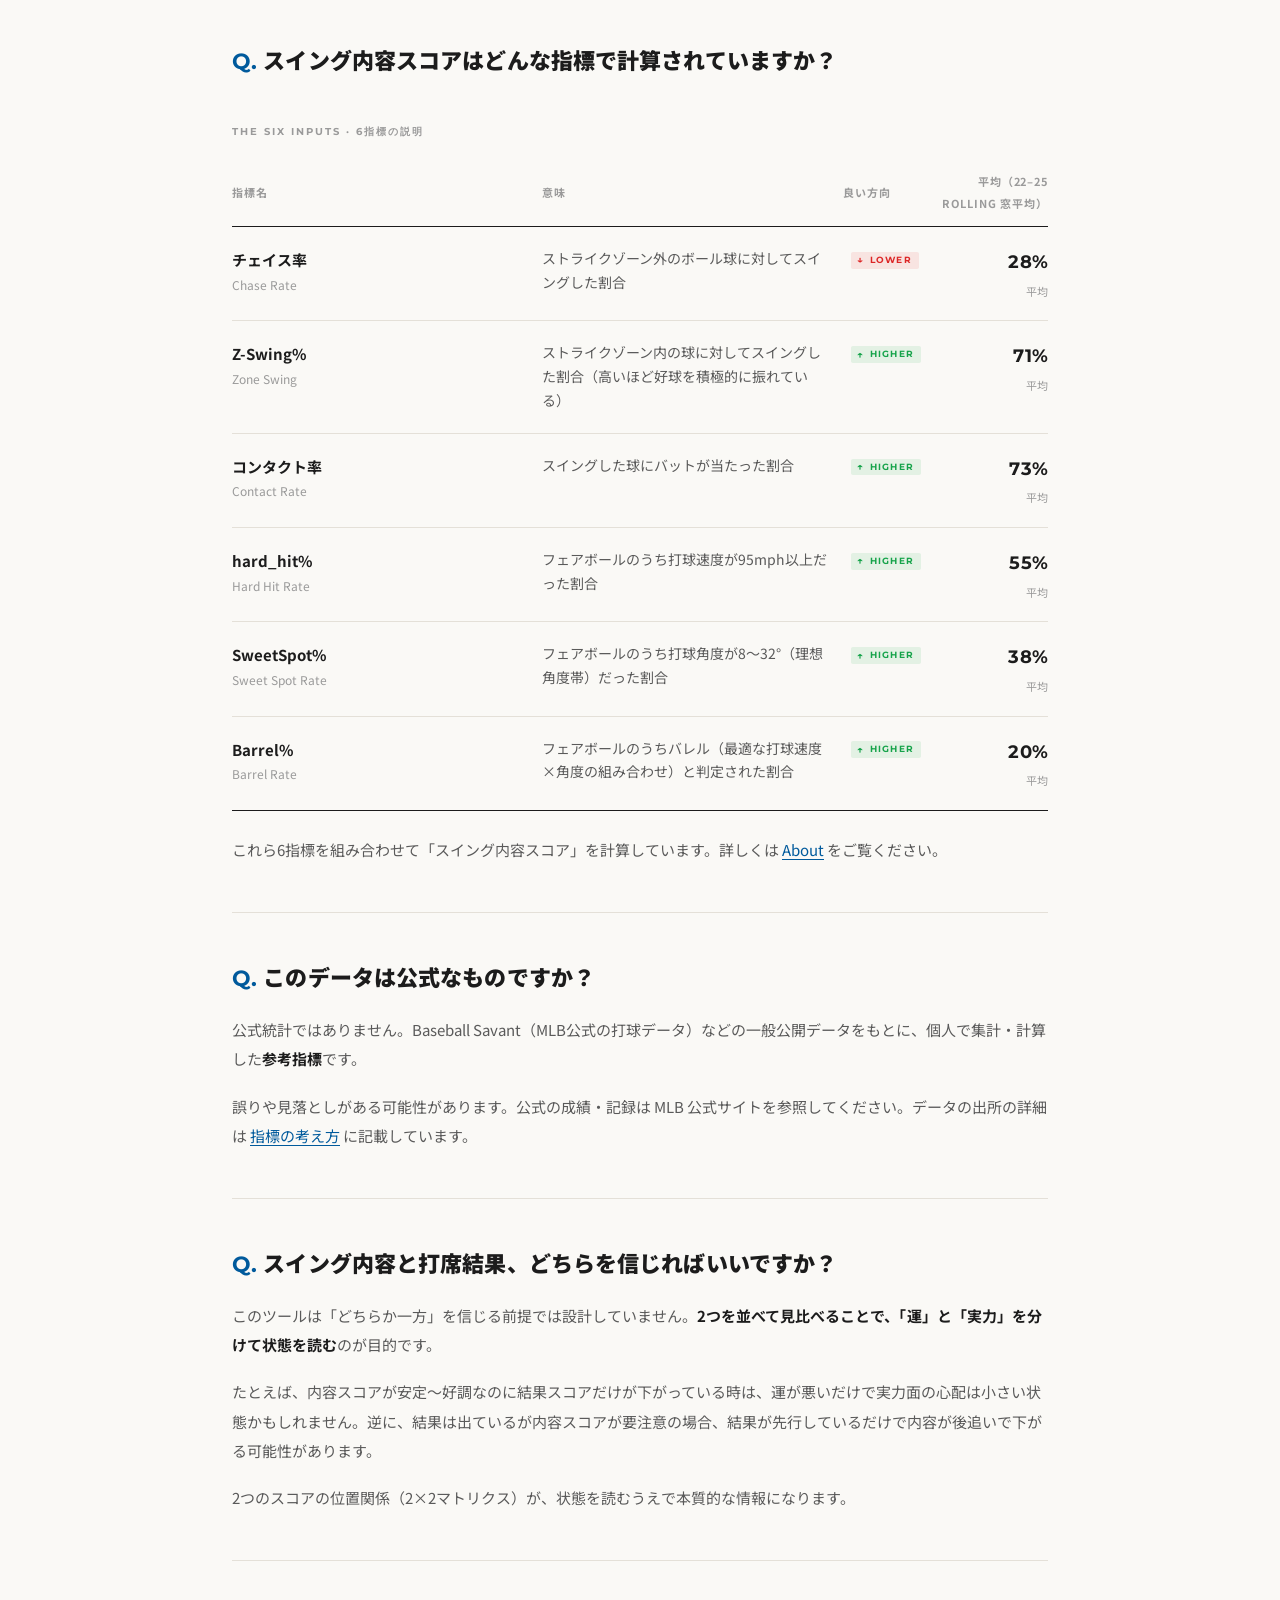
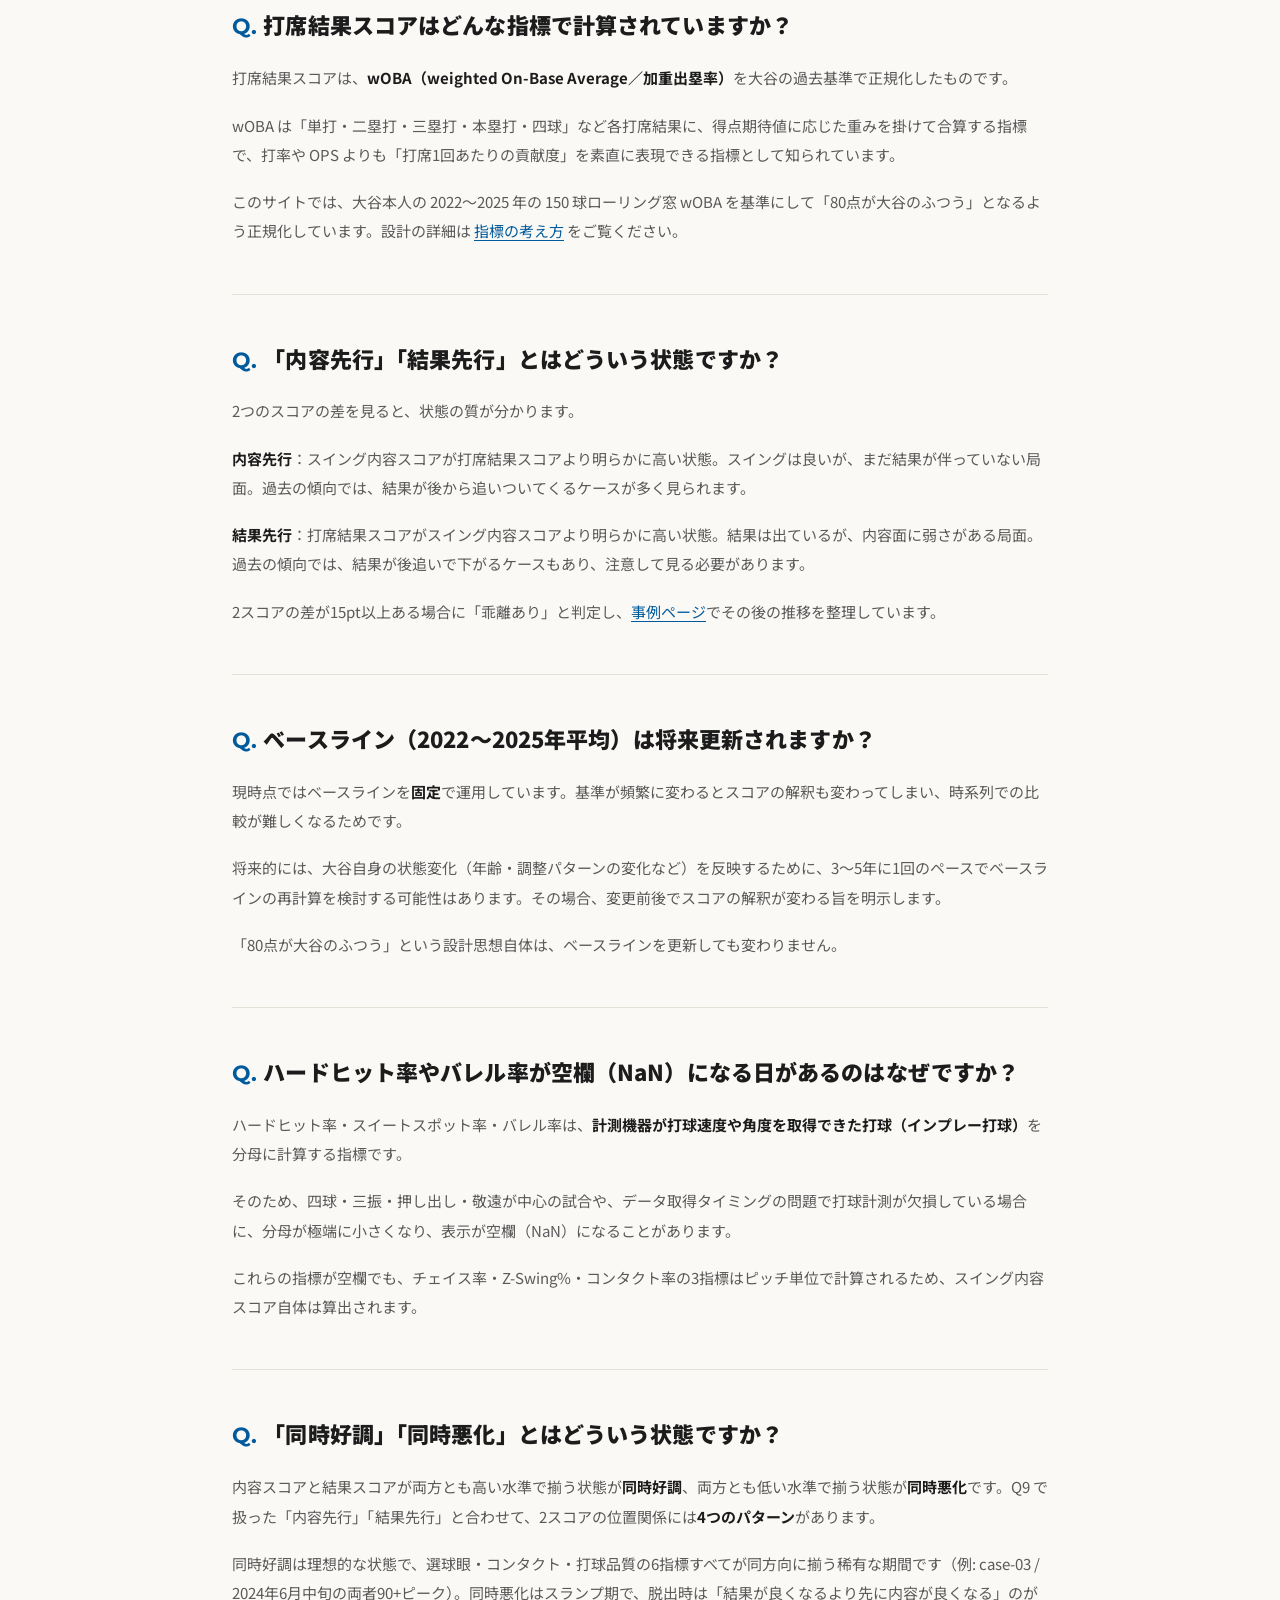
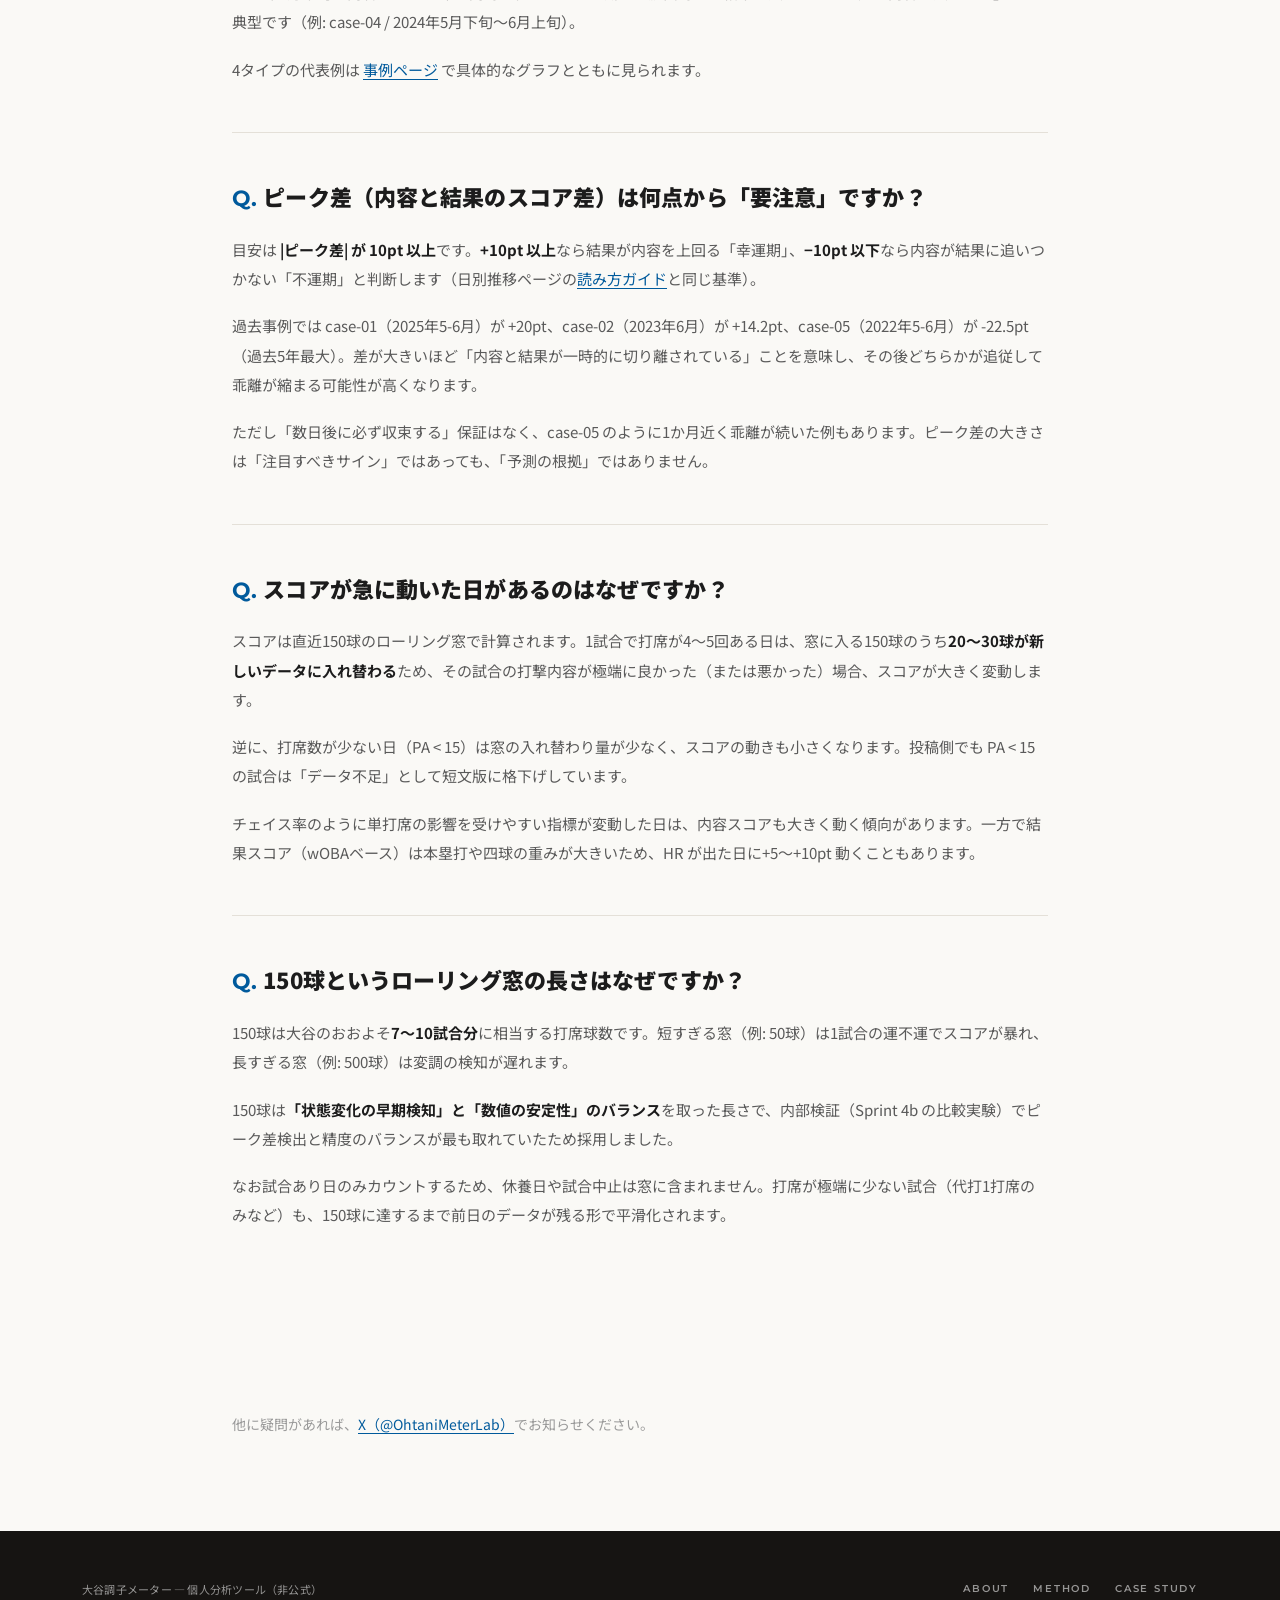
<file: faq.html>
<!doctype html>
<html lang="ja">
<head>
<meta charset="utf-8" />
<meta name="viewport" content="width=device-width,initial-scale=1" />
<title>大谷調子メーター | FAQ</title>
<link rel="preconnect" href="https://fonts.googleapis.com" />
<link rel="preconnect" href="https://fonts.gstatic.com" crossorigin />
<link href="https://fonts.googleapis.com/css2?family=Montserrat:wght@600;700;800;900&family=Noto+Sans+JP:wght@400;500;700;900&display=swap" rel="stylesheet" />
<style>
  :root{
    --bg:#faf9f6;
    --ink:#1c1c1c;
    --ink-2:#5a5a5a;
    --ink-3:#9a9a9a;
    --amber:#005A9C;
    --amber-soft:#dbeafe;
    --border:#e4e0d8;
    --border-2:#efece5;
    --green:#16a34a;
    --red:#dc2626;
    --warn:#005A9C;
    --footer:#161412;
    --ink-deep:#1f3a52;
    --hero-grad: linear-gradient(to bottom, rgba(8,6,4,0.40) 0%, rgba(8,6,4,0.88) 72%, rgba(8,6,4,1) 100%);
    --jp:'Noto Sans JP', sans-serif;
    --en:'Montserrat', sans-serif;
  }
  *{box-sizing:border-box}
  html,body{margin:0;padding:0;background:var(--bg);color:var(--ink);font-family:var(--jp);font-weight:400;-webkit-font-smoothing:antialiased;-moz-osx-font-smoothing:grayscale}
  body{font-size:15px;line-height:1.85;text-rendering:optimizeLegibility}
  a{color:inherit;text-decoration:none}
  img{display:block;max-width:100%}

  /* Layout helpers */
  .wrap{max-width:1180px;margin:0 auto;padding:0 32px}
  .wrap-narrow{max-width:880px;margin:0 auto;padding:0 32px}

  .eyebrow{font-family:var(--en);font-weight:700;font-size:10px;letter-spacing:0.2em;text-transform:uppercase;color:var(--amber)}

  /* ===== Navbar ===== */
  .nav{position:sticky;top:0;z-index:50;background:#fff;border-bottom:1px solid var(--border)}
  .nav-inner{max-width:1180px;margin:0 auto;padding:0 32px;height:60px;display:flex;align-items:center;justify-content:space-between}
  .brand{font-family:var(--en);font-weight:800;font-size:13px;color:var(--amber);letter-spacing:0.02em}
  .brand .jp{font-family:var(--jp);font-weight:900;letter-spacing:0.04em;margin-right:6px}
  .nav-links{display:flex;gap:28px;align-items:center}
  .nav-links a{font-family:var(--jp);font-weight:700;font-size:11px;letter-spacing:0.06em;color:var(--ink-2)}
  .nav-links a.active{color:var(--amber)}
  .nav-links a:hover{color:var(--ink)}
  .nav-links a.active:hover{color:var(--amber)}

  /* ===== Page header ===== */
  .page-header{position:relative;padding:80px 0 60px;overflow:hidden;background:#0c1219}
  .page-header-bg{position:absolute;inset:0;background-image:url('assets/stadium-night.jpg');background-size:cover;background-position:center 30%;filter:saturate(0.5) brightness(0.35);z-index:0}
  .page-header>.wrap{position:relative;z-index:1}
  .page-header-eyebrow{color:var(--amber);font-family:var(--en);font-weight:700;font-size:10px;letter-spacing:0.22em;text-transform:uppercase;display:flex;align-items:center;gap:14px;margin-bottom:20px}
  .page-header-eyebrow::before{content:"";width:36px;height:1px;background:var(--amber)}
  .page-header h1{font-family:var(--jp);font-weight:900;font-size:clamp(28px,4vw,48px);line-height:1.25;color:#fff;margin:0 0 16px;letter-spacing:-0.01em}
  .page-header-lead{font-family:var(--jp);font-size:15px;line-height:1.85;color:rgba(255,255,255,0.65);max-width:580px;margin:0}

  /* ===== Badge ===== */
  .badge{display:inline-flex;align-items:center;gap:5px;font-family:var(--en);font-weight:700;font-size:9px;letter-spacing:0.14em;text-transform:uppercase;padding:3px 7px 3px 6px;border-radius:2px;vertical-align:middle;line-height:1.2;white-space:nowrap;margin-left:8px}
  .badge.green{background:rgba(22,163,74,0.10);color:var(--green)}
  .badge.red{background:rgba(220,38,38,0.10);color:var(--red)}
  .badge .arrow{font-size:10px;line-height:1}

  /* ===== FAQ items ===== */
  .faq-list{padding:16px 0 80px}
  .faq-item{padding:48px 0;border-bottom:1px solid var(--border)}
  .faq-item:last-child{border-bottom:none}
  .faq-q{font-family:var(--jp);font-weight:900;font-size:22px;line-height:1.45;color:var(--ink);margin:0 0 20px;letter-spacing:0.005em}
  .faq-q::before{content:"Q. ";font-family:var(--en);font-weight:700;color:var(--amber)}
  .faq-a{font-family:var(--jp);font-size:15px;line-height:1.95;color:var(--ink-2)}
  .faq-a p{margin:0 0 1.2em}
  .faq-a p:last-child{margin:0}
  .faq-a strong{color:var(--ink);font-weight:700}
  .faq-a a{color:var(--amber);text-decoration:underline;text-underline-offset:3px}

  /* ===== Indicator table ===== */
  .ind-table{width:100%;border-collapse:collapse;margin:24px 0;font-size:15px}
  .ind-table caption{text-align:left;font-family:var(--en);font-weight:700;font-size:10px;letter-spacing:0.20em;color:var(--ink-3);text-transform:uppercase;margin-bottom:18px;caption-side:top}
  .ind-table thead th{text-align:left;font-family:var(--jp);font-weight:700;font-size:11px;color:var(--ink-3);letter-spacing:0.08em;border-bottom:1px solid var(--ink);padding:12px 16px 12px 0;text-transform:uppercase}
  .ind-table thead th:last-child{text-align:right;padding-right:0}
  .ind-table tbody td{padding:20px 16px 20px 0;border-bottom:1px solid var(--border);vertical-align:top;font-family:var(--jp);line-height:1.7}
  .ind-table tbody tr:last-child td{border-bottom:1px solid var(--ink)}
  .ind-table .metric{font-weight:700;color:var(--ink);width:38%}
  .ind-table .metric small{display:block;font-weight:400;font-size:12px;color:var(--ink-3);margin-top:2px}
  .ind-table .view{color:var(--ink-2);font-size:14px}
  .ind-table .baseline{text-align:right;font-family:var(--en);font-weight:700;font-size:18px;color:var(--ink);padding-right:0;letter-spacing:0.01em}
  .ind-table .baseline small{display:block;font-family:var(--jp);font-weight:400;font-size:11px;color:var(--ink-3);margin-top:4px;letter-spacing:0}

  /* ===== FAQ footer note ===== */
  .faq-footer-note{padding:40px 0 80px;font-family:var(--jp);font-size:14px;color:var(--ink-3);line-height:1.85}
  .faq-footer-note a{color:var(--amber);text-decoration:underline;text-underline-offset:3px}

  /* ===== Footer ===== */
  footer{background:var(--footer);color:rgba(255,255,255,0.6);padding:48px 0}
  .foot{display:flex;justify-content:space-between;align-items:center;flex-wrap:wrap;gap:24px}
  .foot-left{font-family:var(--jp);font-size:11px;color:rgba(255,255,255,0.55);letter-spacing:0.02em}
  .foot-right{display:flex;gap:24px}
  .foot-right a{font-family:var(--en);font-weight:600;font-size:10px;letter-spacing:0.18em;text-transform:uppercase;color:rgba(255,255,255,0.55)}
  .foot-right a:hover{color:var(--amber)}

  /* ===== Responsive ===== */
  @media (max-width:900px){
    .nav-inner{padding:0 20px;height:54px}
    .nav-links{gap:18px}
    .nav-links a{font-size:9px}
    .nav-links a{font-size:10px}
    .wrap,.wrap-narrow{padding:0 20px}
    .page-header{padding:60px 0 44px}
    .faq-q{font-size:18px}
    .ind-table{font-size:13px}
    .ind-table thead th:nth-child(2){display:none}
    .ind-table tbody td:nth-child(2){display:none}
    .ind-table .metric{width:auto}
    .ind-table .baseline{font-size:16px}
    .foot{padding:0 4px}
    .foot-right{gap:18px}
  }
  @media (max-width:480px){
  }
</style>
</head>
<body>

<!-- ============ NAVBAR ============ -->
<nav class="nav">
  <div class="nav-inner">
    <a href="index.html" class="brand"><span class="jp">大谷調子メーター</span></a>
    <div class="nav-links">
      <a href="index.html">概要</a>
      <a href="method.html">指標</a>
      <a href="case-study.html">事例</a>
      <a href="daily.html">日別推移</a>
      <a href="faq.html" class="active">FAQ</a>
    </div>
  </div>
</nav>

<!-- ============ PAGE HEADER ============ -->
<header class="page-header">
  <div class="page-header-bg" role="presentation"></div>
  <div class="wrap">
    <div class="page-header-eyebrow">FAQ · よくある質問</div>
    <h1>よくある質問</h1>
    <p class="page-header-lead">このツールについてよく寄せられる疑問をまとめています。詳しい設計の背景は <a href="method.html" style="color:var(--amber);text-decoration:underline;text-underline-offset:3px">指標の考え方</a> で説明しています。</p>
  </div>
</header>

<!-- ============ FAQ LIST ============ -->
<main>
  <div class="wrap-narrow">
    <div class="faq-list">

      <!-- Q1 -->
      <div class="faq-item">
        <h2 class="faq-q">スコアはいつ更新されますか？</h2>
        <div class="faq-a">
          <p>試合後に手動で更新しています。更新のタイミングは試合翌日までに行うことを目安にしていますが、多少遅れる場合があります。</p>
          <p>スコアは<strong>直近の試合を含んだローリング集計</strong>で計算されているため、更新のたびに過去のスコアも含めて再計算されます。「前に見たときと数字が違う」場合はこの再計算が理由です。</p>
        </div>
      </div>

      <!-- Q2 -->
      <div class="faq-item">
        <h2 class="faq-q">Xの投稿のスコアとサイトの数字が違うのはなぜですか？</h2>
        <div class="faq-a">
          <p>投稿した時点のスコアと、サイトに表示されている最新スコアは<strong>一致しないことがあります。</strong></p>
          <p>スコアはローリング集計（一定期間の試合データを滑らかに引き継ぎながら計算する方式）で更新されるため、その後の試合データが加わると過去の数字も変化します。Xの投稿は投稿した瞬間のスコアを記録したものです。</p>
          <p>最新の状態を知りたい場合は、サイトのスコアを参照してください。</p>
        </div>
      </div>

      <!-- Q3 -->
      <div class="faq-item">
        <h2 class="faq-q">他の選手には使えませんか？</h2>
        <div class="faq-a">
          <p>このツールは<strong>大谷翔平専用です。</strong>スコアの計算は「大谷本人の2022〜2025年の150球ローリング窓」を基準にしているため、他の選手にそのまま当てはめることはできません。</p>
          <p>「80点前後が大谷にとってのふつう」という本人基準の設計にすることで、87点以上なら「好調」、73点を下回れば「要注意」という変化を追えるようにしています。設計の詳細は <a href="method.html">指標の考え方</a> をご覧ください。</p>
        </div>
      </div>

      <!-- Q4 -->
      <div class="faq-item">
        <h2 class="faq-q">シーズン序盤のスコアはどれくらい信頼できますか？</h2>
        <div class="faq-a">
          <p>サンプル数が少ない序盤（目安として10〜20試合程度）は、スコアの振れ幅が大きく、信頼度が下がります。<strong>序盤の数値は参考程度にとどめる</strong>のが適切です。</p>
          <p>試合数が積み上がるほどスコアは安定します。特にシーズン後半（50試合以上）では、スコアの変動が実態をより反映しやすくなります。</p>
          <p>信頼性の詳細は <a href="method.html">指標の考え方</a> で解説しています。</p>
        </div>
      </div>

      <!-- Q5 -->
      <div class="faq-item">
        <h2 class="faq-q">スイング内容スコアはどんな指標で計算されていますか？</h2>
        <div class="faq-a">
          <div style="overflow-x:auto">
            <table class="ind-table">
              <caption>The Six Inputs · 6指標の説明</caption>
              <thead>
                <tr>
                  <th>指標名</th>
                  <th>意味</th>
                  <th>良い方向</th>
                  <th style="text-align:right">平均（22–25 rolling 窓平均）</th>
                </tr>
              </thead>
              <tbody>
                <tr>
                  <td class="metric">チェイス率<small>Chase Rate</small></td>
                  <td class="view">ストライクゾーン外のボール球に対してスイングした割合</td>
                  <td class="view"><span class="badge red"><span class="arrow">↓</span> Lower</span></td>
                  <td class="baseline">28%<small>平均</small></td>
                </tr>
                <tr>
                  <td class="metric">Z-Swing%<small>Zone Swing</small></td>
                  <td class="view">ストライクゾーン内の球に対してスイングした割合（高いほど好球を積極的に振れている）</td>
                  <td class="view"><span class="badge green"><span class="arrow">↑</span> Higher</span></td>
                  <td class="baseline">71%<small>平均</small></td>
                </tr>
                <tr>
                  <td class="metric">コンタクト率<small>Contact Rate</small></td>
                  <td class="view">スイングした球にバットが当たった割合</td>
                  <td class="view"><span class="badge green"><span class="arrow">↑</span> Higher</span></td>
                  <td class="baseline">73%<small>平均</small></td>
                </tr>
                <tr>
                  <td class="metric">hard_hit%<small>Hard Hit Rate</small></td>
                  <td class="view">フェアボールのうち打球速度が95mph以上だった割合</td>
                  <td class="view"><span class="badge green"><span class="arrow">↑</span> Higher</span></td>
                  <td class="baseline">55%<small>平均</small></td>
                </tr>
                <tr>
                  <td class="metric">SweetSpot%<small>Sweet Spot Rate</small></td>
                  <td class="view">フェアボールのうち打球角度が8〜32°（理想角度帯）だった割合</td>
                  <td class="view"><span class="badge green"><span class="arrow">↑</span> Higher</span></td>
                  <td class="baseline">38%<small>平均</small></td>
                </tr>
                <tr>
                  <td class="metric">Barrel%<small>Barrel Rate</small></td>
                  <td class="view">フェアボールのうちバレル（最適な打球速度×角度の組み合わせ）と判定された割合</td>
                  <td class="view"><span class="badge green"><span class="arrow">↑</span> Higher</span></td>
                  <td class="baseline">20%<small>平均</small></td>
                </tr>
              </tbody>
            </table>
          </div>
          <p>これら6指標を組み合わせて「スイング内容スコア」を計算しています。詳しくは <a href="index.html">About</a> をご覧ください。</p>
        </div>
      </div>

      <!-- Q6 -->
      <div class="faq-item">
        <h2 class="faq-q">このデータは公式なものですか？</h2>
        <div class="faq-a">
          <p>公式統計ではありません。Baseball Savant（MLB公式の打球データ）などの一般公開データをもとに、個人で集計・計算した<strong>参考指標</strong>です。</p>
          <p>誤りや見落としがある可能性があります。公式の成績・記録は MLB 公式サイトを参照してください。データの出所の詳細は <a href="method.html">指標の考え方</a> に記載しています。</p>
        </div>
      </div>

      <!-- Q7 -->
      <div class="faq-item">
        <h2 class="faq-q">スイング内容と打席結果、どちらを信じればいいですか？</h2>
        <div class="faq-a">
          <p>このツールは「どちらか一方」を信じる前提では設計していません。<strong>2つを並べて見比べることで、「運」と「実力」を分けて状態を読む</strong>のが目的です。</p>
          <p>たとえば、内容スコアが安定〜好調なのに結果スコアだけが下がっている時は、運が悪いだけで実力面の心配は小さい状態かもしれません。逆に、結果は出ているが内容スコアが要注意の場合、結果が先行しているだけで内容が後追いで下がる可能性があります。</p>
          <p>2つのスコアの位置関係（2×2マトリクス）が、状態を読むうえで本質的な情報になります。</p>
        </div>
      </div>

      <!-- Q8 -->
      <div class="faq-item">
        <h2 class="faq-q">打席結果スコアはどんな指標で計算されていますか？</h2>
        <div class="faq-a">
          <p>打席結果スコアは、<strong>wOBA（weighted On-Base Average／加重出塁率）</strong>を大谷の過去基準で正規化したものです。</p>
          <p>wOBA は「単打・二塁打・三塁打・本塁打・四球」など各打席結果に、得点期待値に応じた重みを掛けて合算する指標で、打率や OPS よりも「打席1回あたりの貢献度」を素直に表現できる指標として知られています。</p>
          <p>このサイトでは、大谷本人の 2022〜2025 年の 150 球ローリング窓 wOBA を基準にして「80点が大谷のふつう」となるよう正規化しています。設計の詳細は <a href="method.html">指標の考え方</a> をご覧ください。</p>
        </div>
      </div>

      <!-- Q9 -->
      <div class="faq-item">
        <h2 class="faq-q">「内容先行」「結果先行」とはどういう状態ですか？</h2>
        <div class="faq-a">
          <p>2つのスコアの差を見ると、状態の質が分かります。</p>
          <p><strong>内容先行</strong>：スイング内容スコアが打席結果スコアより明らかに高い状態。スイングは良いが、まだ結果が伴っていない局面。過去の傾向では、結果が後から追いついてくるケースが多く見られます。</p>
          <p><strong>結果先行</strong>：打席結果スコアがスイング内容スコアより明らかに高い状態。結果は出ているが、内容面に弱さがある局面。過去の傾向では、結果が後追いで下がるケースもあり、注意して見る必要があります。</p>
          <p>2スコアの差が15pt以上ある場合に「乖離あり」と判定し、<a href="case-study.html">事例ページ</a>でその後の推移を整理しています。</p>
        </div>
      </div>

      <!-- Q10 -->
      <div class="faq-item">
        <h2 class="faq-q">ベースライン（2022〜2025年平均）は将来更新されますか？</h2>
        <div class="faq-a">
          <p>現時点ではベースラインを<strong>固定</strong>で運用しています。基準が頻繁に変わるとスコアの解釈も変わってしまい、時系列での比較が難しくなるためです。</p>
          <p>将来的には、大谷自身の状態変化（年齢・調整パターンの変化など）を反映するために、3〜5年に1回のペースでベースラインの再計算を検討する可能性はあります。その場合、変更前後でスコアの解釈が変わる旨を明示します。</p>
          <p>「80点が大谷のふつう」という設計思想自体は、ベースラインを更新しても変わりません。</p>
        </div>
      </div>

      <!-- Q11 -->
      <div class="faq-item">
        <h2 class="faq-q">ハードヒット率やバレル率が空欄（NaN）になる日があるのはなぜですか？</h2>
        <div class="faq-a">
          <p>ハードヒット率・スイートスポット率・バレル率は、<strong>計測機器が打球速度や角度を取得できた打球（インプレー打球）</strong>を分母に計算する指標です。</p>
          <p>そのため、四球・三振・押し出し・敬遠が中心の試合や、データ取得タイミングの問題で打球計測が欠損している場合に、分母が極端に小さくなり、表示が空欄（NaN）になることがあります。</p>
          <p>これらの指標が空欄でも、チェイス率・Z-Swing%・コンタクト率の3指標はピッチ単位で計算されるため、スイング内容スコア自体は算出されます。</p>
        </div>
      </div>

      <!-- Q12 -->
      <div class="faq-item">
        <h2 class="faq-q">「同時好調」「同時悪化」とはどういう状態ですか？</h2>
        <div class="faq-a">
          <p>内容スコアと結果スコアが両方とも高い水準で揃う状態が<strong>同時好調</strong>、両方とも低い水準で揃う状態が<strong>同時悪化</strong>です。Q9 で扱った「内容先行」「結果先行」と合わせて、2スコアの位置関係には<strong>4つのパターン</strong>があります。</p>
          <p>同時好調は理想的な状態で、選球眼・コンタクト・打球品質の6指標すべてが同方向に揃う稀有な期間です（例: case-03 / 2024年6月中旬の両者90+ピーク）。同時悪化はスランプ期で、脱出時は「結果が良くなるより先に内容が良くなる」のが典型です（例: case-04 / 2024年5月下旬〜6月上旬）。</p>
          <p>4タイプの代表例は <a href="case-study.html">事例ページ</a> で具体的なグラフとともに見られます。</p>
        </div>
      </div>

      <!-- Q13 -->
      <div class="faq-item">
        <h2 class="faq-q">ピーク差（内容と結果のスコア差）は何点から「要注意」ですか？</h2>
        <div class="faq-a">
          <p>目安は <strong>|ピーク差| が 10pt 以上</strong>です。<strong>+10pt 以上</strong>なら結果が内容を上回る「幸運期」、<strong>−10pt 以下</strong>なら内容が結果に追いつかない「不運期」と判断します（日別推移ページの<a href="daily.html#guide">読み方ガイド</a>と同じ基準）。</p>
          <p>過去事例では case-01（2025年5-6月）が +20pt、case-02（2023年6月）が +14.2pt、case-05（2022年5-6月）が -22.5pt（過去5年最大）。差が大きいほど「内容と結果が一時的に切り離されている」ことを意味し、その後どちらかが追従して乖離が縮まる可能性が高くなります。</p>
          <p>ただし「数日後に必ず収束する」保証はなく、case-05 のように1か月近く乖離が続いた例もあります。ピーク差の大きさは「注目すべきサイン」ではあっても、「予測の根拠」ではありません。</p>
        </div>
      </div>

      <!-- Q14 -->
      <div class="faq-item">
        <h2 class="faq-q">スコアが急に動いた日があるのはなぜですか？</h2>
        <div class="faq-a">
          <p>スコアは直近150球のローリング窓で計算されます。1試合で打席が4〜5回ある日は、窓に入る150球のうち<strong>20〜30球が新しいデータに入れ替わる</strong>ため、その試合の打撃内容が極端に良かった（または悪かった）場合、スコアが大きく変動します。</p>
          <p>逆に、打席数が少ない日（PA &lt; 15）は窓の入れ替わり量が少なく、スコアの動きも小さくなります。投稿側でも PA &lt; 15 の試合は「データ不足」として短文版に格下げしています。</p>
          <p>チェイス率のように単打席の影響を受けやすい指標が変動した日は、内容スコアも大きく動く傾向があります。一方で結果スコア（wOBAベース）は本塁打や四球の重みが大きいため、HR が出た日に+5〜+10pt 動くこともあります。</p>
        </div>
      </div>

      <!-- Q15 -->
      <div class="faq-item">
        <h2 class="faq-q">150球というローリング窓の長さはなぜですか？</h2>
        <div class="faq-a">
          <p>150球は大谷のおおよそ<strong>7〜10試合分</strong>に相当する打席球数です。短すぎる窓（例: 50球）は1試合の運不運でスコアが暴れ、長すぎる窓（例: 500球）は変調の検知が遅れます。</p>
          <p>150球は<strong>「状態変化の早期検知」と「数値の安定性」のバランス</strong>を取った長さで、内部検証（Sprint 4b の比較実験）でピーク差検出と精度のバランスが最も取れていたため採用しました。</p>
          <p>なお試合あり日のみカウントするため、休養日や試合中止は窓に含まれません。打席が極端に少ない試合（代打1打席のみなど）も、150球に達するまで前日のデータが残る形で平滑化されます。</p>
        </div>
      </div>

    </div>

    <p class="faq-footer-note">他に疑問があれば、<a href="https://x.com/OhtaniMeterLab">X（@OhtaniMeterLab）</a>でお知らせください。</p>
  </div>
</main>

<!-- ============ FOOTER ============ -->
<footer>
  <div class="wrap">
    <div class="foot">
      <div class="foot-left">大谷調子メーター — 個人分析ツール（非公式）</div>
      <div class="foot-right">
        <a href="index.html">About</a>
        <a href="method.html">Method</a>
        <a href="case-study.html">Case Study</a>
      </div>
    </div>
  </div>
</footer>

<script data-goatcounter="https://ohtani-meter.goatcounter.com/count" async src="//gc.zgo.at/count.js"></script>
</body>
</html>
</file>
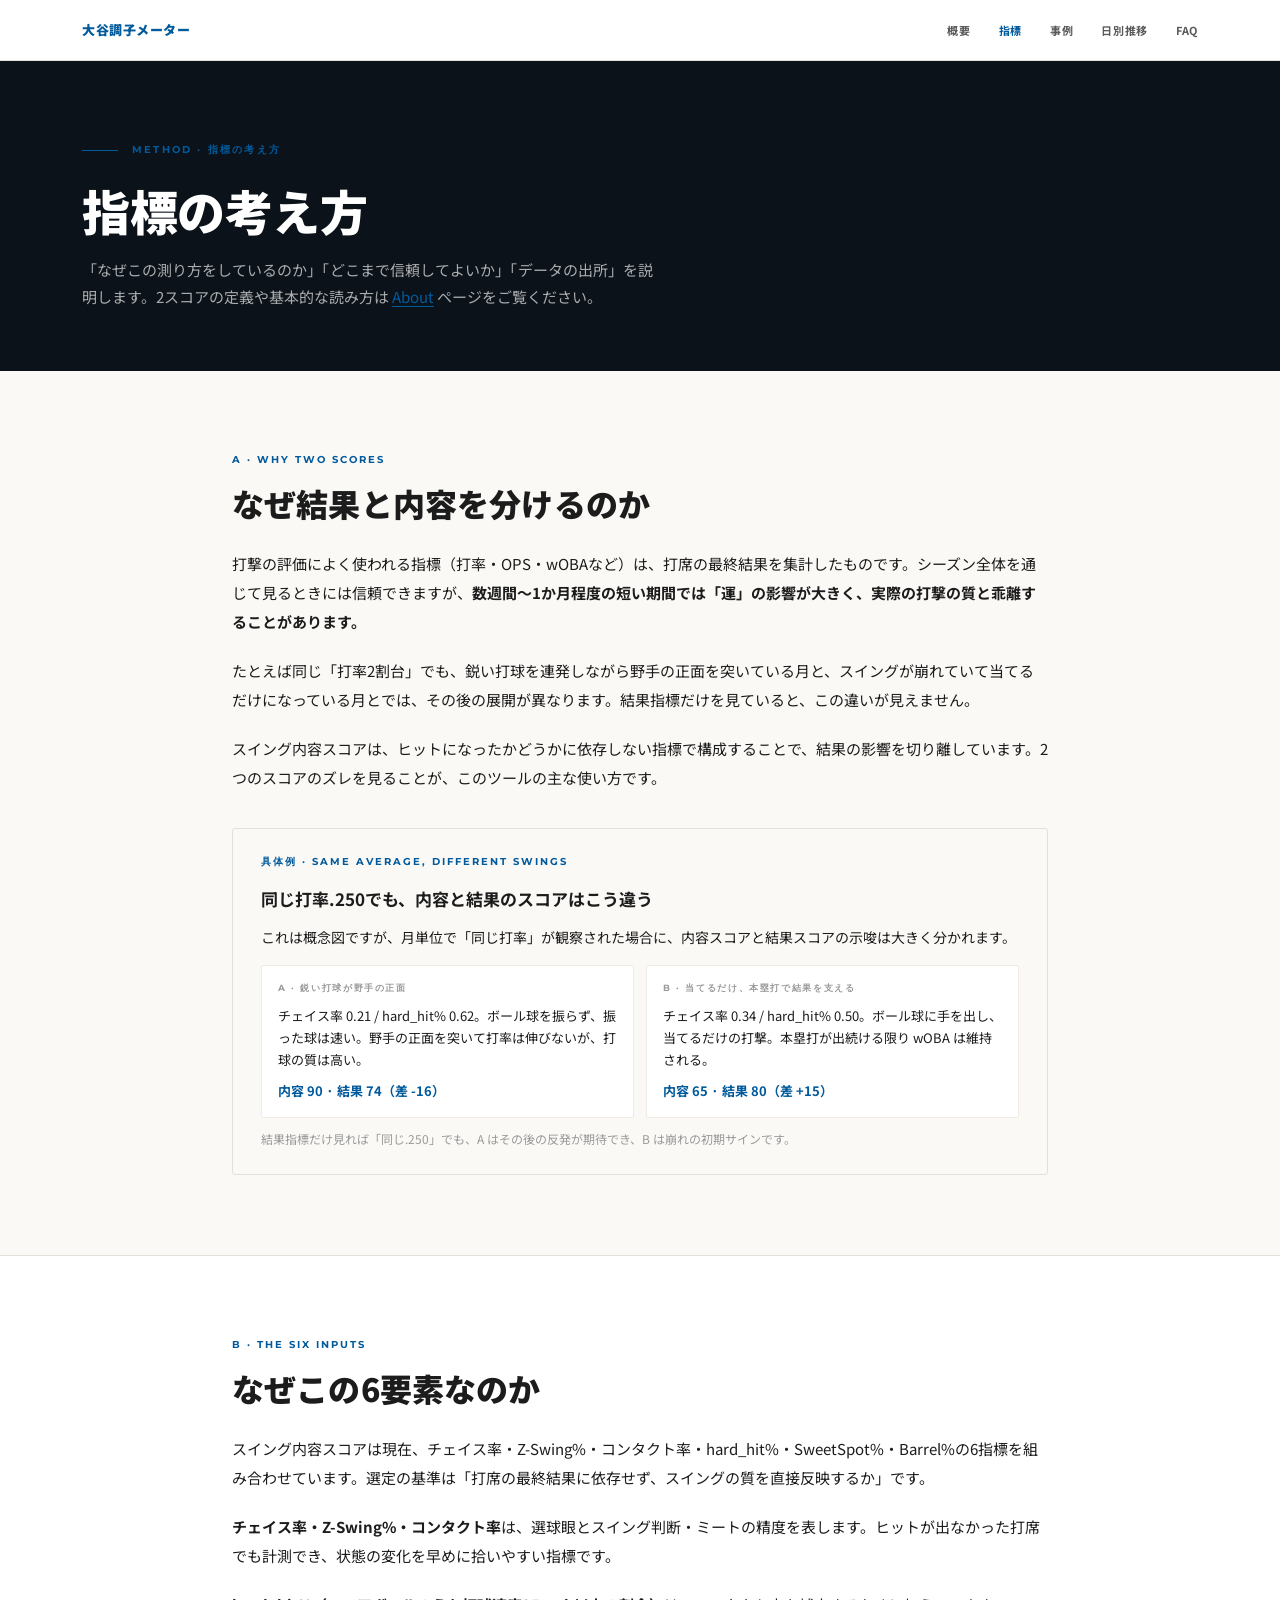
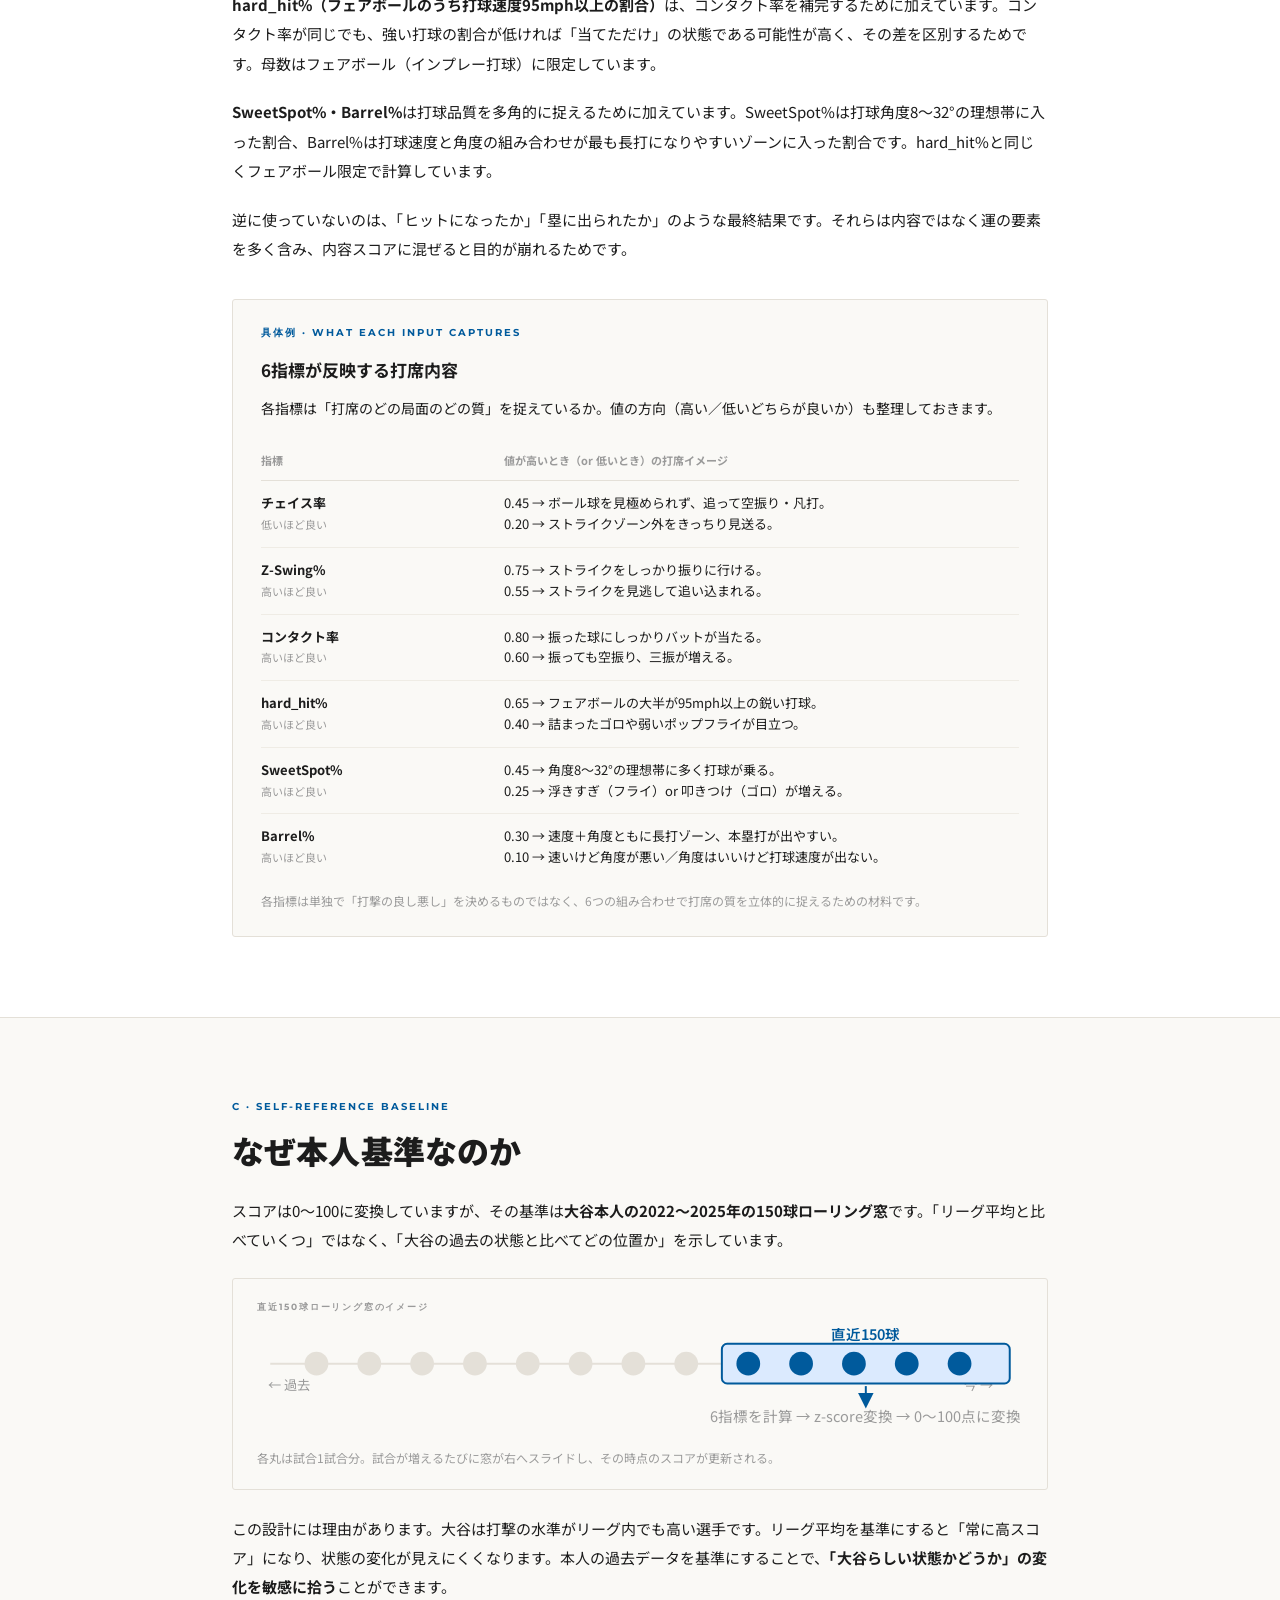
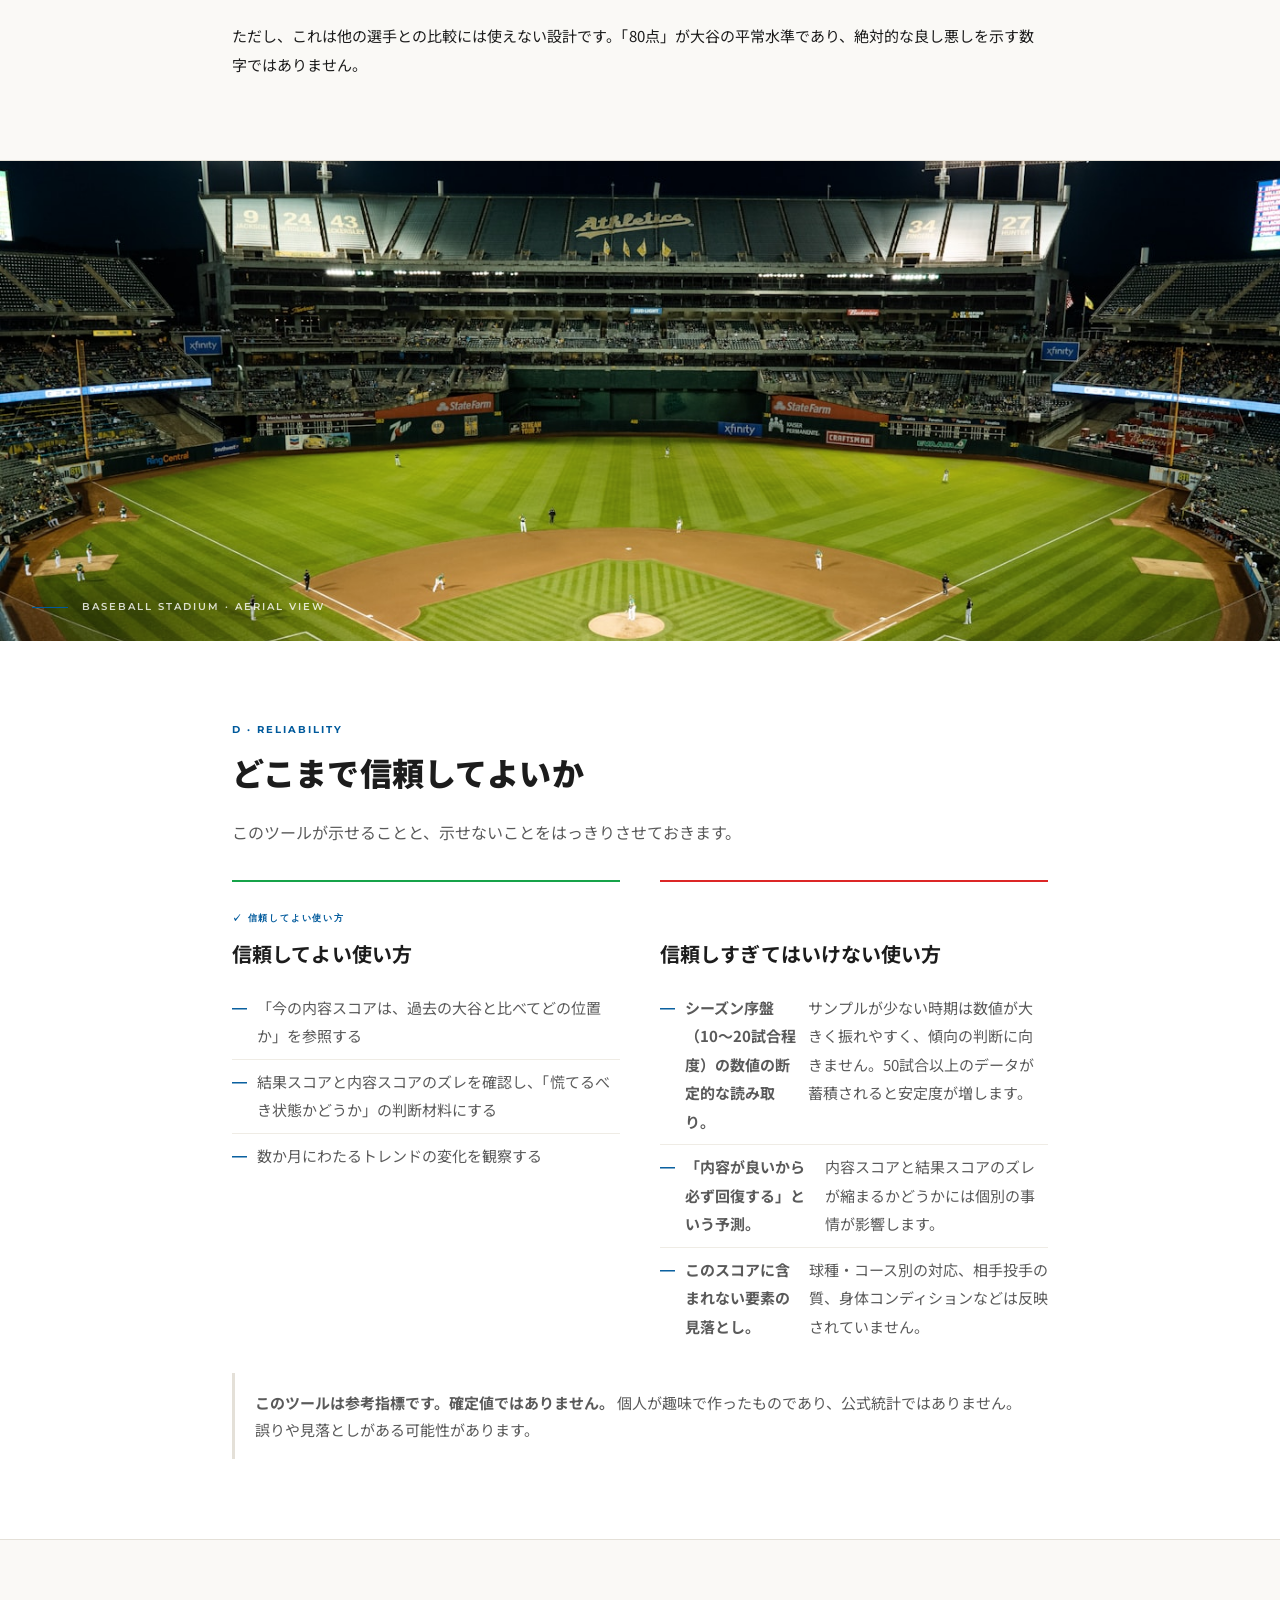
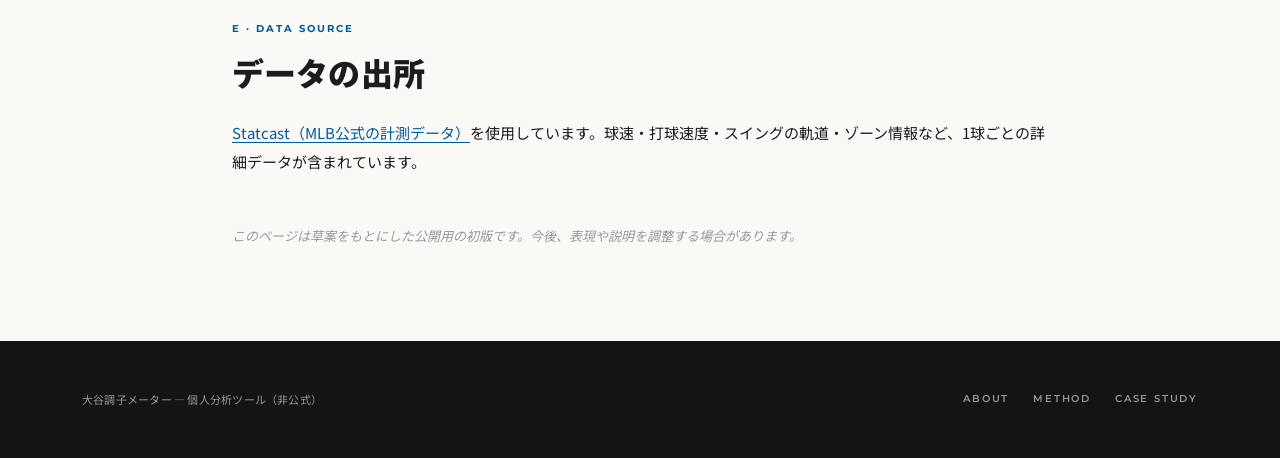
<file: method.html>
<!doctype html>
<html lang="ja">
<head>
<meta charset="utf-8" />
<meta name="viewport" content="width=device-width,initial-scale=1" />
<title>大谷調子メーター | 指標</title>
<link rel="preconnect" href="https://fonts.googleapis.com" />
<link rel="preconnect" href="https://fonts.gstatic.com" crossorigin />
<link href="https://fonts.googleapis.com/css2?family=Montserrat:wght@600;700;800;900&family=Noto+Sans+JP:wght@400;500;700;900&display=swap" rel="stylesheet" />
<style>
  :root{
    --bg:#faf9f6;
    --ink:#1c1c1c;
    --ink-2:#5a5a5a;
    --ink-3:#9a9a9a;
    --amber:#005A9C;
    --amber-soft:#dbeafe;
    --border:#e4e0d8;
    --border-2:#efece5;
    --green:#16a34a;
    --red:#dc2626;
    --warn:#005A9C;
    --footer:#161412;
    --ink-deep:#1f3a52;
    --hero-grad: linear-gradient(to bottom, rgba(8,6,4,0.40) 0%, rgba(8,6,4,0.88) 72%, rgba(8,6,4,1) 100%);
    --jp:'Noto Sans JP', sans-serif;
    --en:'Montserrat', sans-serif;
  }
  *{box-sizing:border-box}
  html,body{margin:0;padding:0;background:var(--bg);color:var(--ink);font-family:var(--jp);font-weight:400;-webkit-font-smoothing:antialiased;-moz-osx-font-smoothing:grayscale}
  body{font-size:15px;line-height:1.85;text-rendering:optimizeLegibility}
  a{color:inherit;text-decoration:none}
  img{display:block;max-width:100%}

  /* Layout helpers */
  .wrap{max-width:1180px;margin:0 auto;padding:0 32px}
  .wrap-narrow{max-width:880px;margin:0 auto;padding:0 32px}

  .eyebrow{font-family:var(--en);font-weight:700;font-size:10px;letter-spacing:0.2em;text-transform:uppercase;color:var(--amber)}

  /* ===== Navbar ===== */
  .nav{position:sticky;top:0;z-index:50;background:#fff;border-bottom:1px solid var(--border)}
  .nav-inner{max-width:1180px;margin:0 auto;padding:0 32px;height:60px;display:flex;align-items:center;justify-content:space-between}
  .brand{font-family:var(--en);font-weight:800;font-size:13px;color:var(--amber);letter-spacing:0.02em}
  .brand .jp{font-family:var(--jp);font-weight:900;letter-spacing:0.04em;margin-right:6px}
  .nav-links{display:flex;gap:28px;align-items:center}
  .nav-links a{font-family:var(--jp);font-weight:700;font-size:11px;letter-spacing:0.06em;color:var(--ink-2)}
  .nav-links a.active{color:var(--amber)}
  .nav-links a:hover{color:var(--ink)}
  .nav-links a.active:hover{color:var(--amber)}

  /* ===== Page header ===== */
  .page-header{background:#0c1219;padding:80px 0 60px}
  .page-header-eyebrow{color:var(--amber);font-family:var(--en);font-weight:700;font-size:10px;letter-spacing:0.22em;text-transform:uppercase;display:flex;align-items:center;gap:14px;margin-bottom:20px}
  .page-header-eyebrow::before{content:"";width:36px;height:1px;background:var(--amber)}
  .page-header h1{font-family:var(--jp);font-weight:900;font-size:clamp(28px,4vw,48px);line-height:1.25;color:#fff;margin:0 0 16px;letter-spacing:-0.01em}
  .page-header-lead{font-family:var(--jp);font-size:15px;line-height:1.85;color:rgba(255,255,255,0.65);max-width:580px;margin:0}

  /* ===== Content sections ===== */
  .content-section{padding:80px 0;border-bottom:1px solid var(--border)}
  .content-section:last-of-type{border-bottom:none}
  .content-section.alt{background:#fff}
  .section-eyebrow{margin-bottom:12px}
  .section-title{font-family:var(--jp);font-weight:900;font-size:32px;line-height:1.35;color:var(--ink);margin:0 0 24px;letter-spacing:0.005em}
  .body-text{font-family:var(--jp);font-size:15px;line-height:1.95;color:var(--ink)}
  .body-text p{margin:0 0 1.3em}
  .body-text p:last-child{margin:0}
  .body-text strong{font-weight:700}

  /* ===== Badge ===== */
  .badge{display:inline-flex;align-items:center;gap:5px;font-family:var(--en);font-weight:700;font-size:9px;letter-spacing:0.14em;text-transform:uppercase;padding:3px 7px 3px 6px;border-radius:2px;vertical-align:middle;line-height:1.2;white-space:nowrap;margin-left:8px}
  .badge.green{background:rgba(22,163,74,0.10);color:var(--green)}
  .badge.red{background:rgba(220,38,38,0.10);color:var(--red)}
  .badge .arrow{font-size:10px;line-height:1}

  /* ===== Reliability cards ===== */
  .reliability-grid{display:grid;grid-template-columns:1fr 1fr;gap:40px;margin-top:8px}
  .reliability-card{padding:28px 0 0;border-top:2px solid var(--green)}
  .reliability-card.warn-card{border-top-color:var(--red)}
  .reliability-card .card-label{font-family:var(--en);font-weight:700;font-size:9px;letter-spacing:0.2em;color:var(--amber);text-transform:uppercase;margin-bottom:12px;display:block}
  .reliability-card .card-title{font-family:var(--jp);font-weight:700;font-size:20px;line-height:1.45;color:var(--ink);margin:0 0 18px;letter-spacing:0.005em}
  .reliability-card ul{list-style:none;margin:0;padding:0}
  .reliability-card li{font-family:var(--jp);font-size:15px;line-height:1.9;color:var(--ink-2);padding:8px 0;border-bottom:1px solid var(--border-2);display:flex;gap:10px}
  .reliability-card li:last-child{border-bottom:none;padding-bottom:0}
  .reliability-card li::before{content:"—";color:var(--amber);flex-shrink:0;font-family:var(--en);font-weight:700}

  /* ===== Alert box ===== */
  .alert-box{display:flex;gap:14px;align-items:flex-start;background:#fff;border-left:3px solid var(--border);padding:16px 20px;border-radius:0 3px 3px 0;margin-top:32px}
  .alert-box .alert-text{font-family:var(--jp);font-size:15px;line-height:1.8;color:var(--ink-2)}

  /* ===== Data source ===== */
  .data-source-link{color:var(--amber);text-decoration:underline;text-underline-offset:3px}
  .footnote{font-style:italic;font-size:13px;color:var(--ink-3);margin-top:48px;line-height:1.85}

  /* ===== Section lead ===== */
  .section-lead{font-family:var(--jp);font-size:16px;line-height:1.85;color:var(--ink-2);margin:0 0 32px}

  /* ===== Photo break ===== */
  .photo-break{position:relative;width:100%;height:480px;overflow:hidden;background:#0a0806}
  .photo-break img{width:100%;height:100%;object-fit:cover;object-position:center 35%;filter:contrast(1.01) saturate(0.90)}
  .photo-break .caption{position:absolute;left:32px;bottom:24px;color:rgba(255,255,255,0.80);font-family:var(--en);font-weight:600;font-size:10px;letter-spacing:0.20em;text-transform:uppercase;display:flex;align-items:center;gap:14px}
  .photo-break .caption::before{content:"";width:36px;height:1px;background:var(--amber)}
  @media (max-width:900px){.photo-break{height:300px}.photo-break .caption{left:20px;font-size:9px}}

  /* ===== Example box ===== */
  .example-box{background:var(--bg);border:1px solid var(--border);border-radius:3px;padding:24px 28px;margin:36px 0 0}
  .example-box .ex-label{font-family:var(--en);font-weight:700;font-size:10px;letter-spacing:0.20em;text-transform:uppercase;color:var(--amber);margin-bottom:14px;display:block}
  .example-box h3{font-family:var(--jp);font-weight:700;font-size:17px;line-height:1.5;color:var(--ink);margin:0 0 14px}
  .example-box p{font-family:var(--jp);font-size:14px;line-height:1.85;color:var(--ink);margin:0 0 12px}
  .example-box p:last-child{margin-bottom:0}
  .example-box .ex-grid{display:grid;grid-template-columns:1fr 1fr;gap:12px;margin:14px 0 4px}
  @media (max-width:640px){.example-box .ex-grid{grid-template-columns:1fr}.example-box{padding:20px 22px}}
  .example-box .ex-cell{background:#fff;border:1px solid var(--border-2);border-radius:2px;padding:14px 16px}
  .example-box .ex-cell .ex-cell-head{font-family:var(--en);font-weight:700;font-size:9px;letter-spacing:0.18em;text-transform:uppercase;color:var(--ink-3);margin-bottom:8px;display:block}
  .example-box .ex-cell p{font-size:13px;line-height:1.7;margin:0}
  .example-box .ex-cell .scores{font-family:var(--jp);font-weight:700;font-size:13px;color:var(--amber);margin-top:8px;display:block}
  .example-box .ex-table{width:100%;border-collapse:collapse;font-size:13px;margin:6px 0 0}
  .example-box .ex-table th{text-align:left;font-family:var(--jp);font-weight:700;font-size:11px;color:var(--ink-3);padding:10px 10px 10px 0;border-bottom:1px solid var(--border)}
  .example-box .ex-table td{padding:12px 10px 12px 0;border-bottom:1px solid var(--border-2);vertical-align:top;font-family:var(--jp);line-height:1.6}
  .example-box .ex-table tr:last-child td{border-bottom:none}
  .example-box .ex-table .metric-name{font-weight:700;color:var(--ink);width:32%}
  .example-box .ex-foot{font-size:12px;color:var(--ink-3);margin-top:10px}

  /* ===== Footer ===== */
  footer{background:var(--footer);color:rgba(255,255,255,0.6);padding:48px 0}
  .foot{display:flex;justify-content:space-between;align-items:center;flex-wrap:wrap;gap:24px}
  .foot-left{font-family:var(--jp);font-size:11px;color:rgba(255,255,255,0.55);letter-spacing:0.02em}
  .foot-right{display:flex;gap:24px}
  .foot-right a{font-family:var(--en);font-weight:600;font-size:10px;letter-spacing:0.18em;text-transform:uppercase;color:rgba(255,255,255,0.55)}
  .foot-right a:hover{color:var(--amber)}

  /* ===== Responsive ===== */
  @media (max-width:900px){
    .nav-inner{padding:0 20px;height:54px}
    .nav-links{gap:18px}
    .nav-links a{font-size:9px}
    .nav-links a{font-size:10px}
    .wrap,.wrap-narrow{padding:0 20px}
    .page-header{padding:60px 0 44px}
    .content-section{padding:56px 0}
    .section-title{font-size:24px}
    .reliability-grid{grid-template-columns:1fr;gap:24px}
    .foot{padding:0 4px}
    .foot-right{gap:18px}
  }
  @media (max-width:480px){
  }
</style>
</head>
<body>

<!-- ============ NAVBAR ============ -->
<nav class="nav">
  <div class="nav-inner">
    <a href="index.html" class="brand"><span class="jp">大谷調子メーター</span></a>
    <div class="nav-links">
      <a href="index.html">概要</a>
      <a href="method.html" class="active">指標</a>
      <a href="case-study.html">事例</a>
      <a href="daily.html">日別推移</a>
      <a href="faq.html">FAQ</a>
    </div>
  </div>
</nav>

<!-- ============ PAGE HEADER ============ -->
<header class="page-header">
  <div class="wrap">
    <div class="page-header-eyebrow">Method · 指標の考え方</div>
    <h1>指標の考え方</h1>
    <p class="page-header-lead">「なぜこの測り方をしているのか」「どこまで信頼してよいか」「データの出所」を説明します。2スコアの定義や基本的な読み方は <a href="index.html" style="color:var(--amber);text-decoration:underline;text-underline-offset:3px">About</a> ページをご覧ください。</p>
  </div>
</header>

<!-- ============ A · Why Two Scores ============ -->
<section class="content-section">
  <div class="wrap-narrow">
    <div class="eyebrow section-eyebrow">A · Why Two Scores</div>
    <h2 class="section-title">なぜ結果と内容を分けるのか</h2>
    <div class="body-text">
      <p>打撃の評価によく使われる指標（打率・OPS・wOBAなど）は、打席の最終結果を集計したものです。シーズン全体を通じて見るときには信頼できますが、<strong>数週間〜1か月程度の短い期間では「運」の影響が大きく、実際の打撃の質と乖離することがあります。</strong></p>
      <p>たとえば同じ「打率2割台」でも、鋭い打球を連発しながら野手の正面を突いている月と、スイングが崩れていて当てるだけになっている月とでは、その後の展開が異なります。結果指標だけを見ていると、この違いが見えません。</p>
      <p>スイング内容スコアは、ヒットになったかどうかに依存しない指標で構成することで、結果の影響を切り離しています。2つのスコアのズレを見ることが、このツールの主な使い方です。</p>
    </div>

    <div class="example-box">
      <span class="ex-label">具体例 · Same Average, Different Swings</span>
      <h3>同じ打率.250でも、内容と結果のスコアはこう違う</h3>
      <p>これは概念図ですが、月単位で「同じ打率」が観察された場合に、内容スコアと結果スコアの示唆は大きく分かれます。</p>
      <div class="ex-grid">
        <div class="ex-cell">
          <span class="ex-cell-head">A · 鋭い打球が野手の正面</span>
          <p>チェイス率 0.21 / hard_hit% 0.62。ボール球を振らず、振った球は速い。野手の正面を突いて打率は伸びないが、打球の質は高い。</p>
          <span class="scores">内容 90 · 結果 74（差 -16）</span>
        </div>
        <div class="ex-cell">
          <span class="ex-cell-head">B · 当てるだけ、本塁打で結果を支える</span>
          <p>チェイス率 0.34 / hard_hit% 0.50。ボール球に手を出し、当てるだけの打撃。本塁打が出続ける限り wOBA は維持される。</p>
          <span class="scores">内容 65 · 結果 80（差 +15）</span>
        </div>
      </div>
      <p class="ex-foot">結果指標だけ見れば「同じ.250」でも、A はその後の反発が期待でき、B は崩れの初期サインです。</p>
    </div>
  </div>
</section>

<!-- ============ B · The Six Inputs ============ -->
<section class="content-section alt">
  <div class="wrap-narrow">
    <div class="eyebrow section-eyebrow">B · The Six Inputs</div>
    <h2 class="section-title">なぜこの6要素なのか</h2>
    <div class="body-text">
      <p>スイング内容スコアは現在、チェイス率・Z-Swing%・コンタクト率・hard_hit%・SweetSpot%・Barrel%の6指標を組み合わせています。選定の基準は「打席の最終結果に依存せず、スイングの質を直接反映するか」です。</p>
      <p><strong>チェイス率・Z-Swing%・コンタクト率</strong>は、選球眼とスイング判断・ミートの精度を表します。ヒットが出なかった打席でも計測でき、状態の変化を早めに拾いやすい指標です。</p>
      <p><strong>hard_hit%（フェアボールのうち打球速度95mph以上の割合）</strong>は、コンタクト率を補完するために加えています。コンタクト率が同じでも、強い打球の割合が低ければ「当てただけ」の状態である可能性が高く、その差を区別するためです。母数はフェアボール（インプレー打球）に限定しています。</p>
      <p><strong>SweetSpot%・Barrel%</strong>は打球品質を多角的に捉えるために加えています。SweetSpot%は打球角度8〜32°の理想帯に入った割合、Barrel%は打球速度と角度の組み合わせが最も長打になりやすいゾーンに入った割合です。hard_hit%と同じくフェアボール限定で計算しています。</p>
      <p>逆に使っていないのは、「ヒットになったか」「塁に出られたか」のような最終結果です。それらは内容ではなく運の要素を多く含み、内容スコアに混ぜると目的が崩れるためです。</p>
    </div>

    <div class="example-box">
      <span class="ex-label">具体例 · What Each Input Captures</span>
      <h3>6指標が反映する打席内容</h3>
      <p>各指標は「打席のどの局面のどの質」を捉えているか。値の方向（高い／低いどちらが良いか）も整理しておきます。</p>
      <div style="overflow-x:auto">
        <table class="ex-table">
          <thead>
            <tr>
              <th>指標</th>
              <th>値が高いとき（or 低いとき）の打席イメージ</th>
            </tr>
          </thead>
          <tbody>
            <tr>
              <td class="metric-name">チェイス率<br/><span style="font-weight:400;color:var(--ink-3);font-size:11px">低いほど良い</span></td>
              <td>0.45 → ボール球を見極められず、追って空振り・凡打。<br/>0.20 → ストライクゾーン外をきっちり見送る。</td>
            </tr>
            <tr>
              <td class="metric-name">Z-Swing%<br/><span style="font-weight:400;color:var(--ink-3);font-size:11px">高いほど良い</span></td>
              <td>0.75 → ストライクをしっかり振りに行ける。<br/>0.55 → ストライクを見逃して追い込まれる。</td>
            </tr>
            <tr>
              <td class="metric-name">コンタクト率<br/><span style="font-weight:400;color:var(--ink-3);font-size:11px">高いほど良い</span></td>
              <td>0.80 → 振った球にしっかりバットが当たる。<br/>0.60 → 振っても空振り、三振が増える。</td>
            </tr>
            <tr>
              <td class="metric-name">hard_hit%<br/><span style="font-weight:400;color:var(--ink-3);font-size:11px">高いほど良い</span></td>
              <td>0.65 → フェアボールの大半が95mph以上の鋭い打球。<br/>0.40 → 詰まったゴロや弱いポップフライが目立つ。</td>
            </tr>
            <tr>
              <td class="metric-name">SweetSpot%<br/><span style="font-weight:400;color:var(--ink-3);font-size:11px">高いほど良い</span></td>
              <td>0.45 → 角度8〜32°の理想帯に多く打球が乗る。<br/>0.25 → 浮きすぎ（フライ）or 叩きつけ（ゴロ）が増える。</td>
            </tr>
            <tr>
              <td class="metric-name">Barrel%<br/><span style="font-weight:400;color:var(--ink-3);font-size:11px">高いほど良い</span></td>
              <td>0.30 → 速度＋角度ともに長打ゾーン、本塁打が出やすい。<br/>0.10 → 速いけど角度が悪い／角度はいいけど打球速度が出ない。</td>
            </tr>
          </tbody>
        </table>
      </div>
      <p class="ex-foot">各指標は単独で「打撃の良し悪し」を決めるものではなく、6つの組み合わせで打席の質を立体的に捉えるための材料です。</p>
    </div>
  </div>
</section>

<!-- ============ C · Self-Reference Baseline ============ -->
<section class="content-section">
  <div class="wrap-narrow">
    <div class="eyebrow section-eyebrow">C · Self-Reference Baseline</div>
    <h2 class="section-title">なぜ本人基準なのか</h2>
    <div class="body-text">
      <p>スコアは0〜100に変換していますが、その基準は<strong>大谷本人の2022〜2025年の150球ローリング窓</strong>です。「リーグ平均と比べていくつ」ではなく、「大谷の過去の状態と比べてどの位置か」を示しています。</p>
    </div>

    <div style="background:var(--bg);border:1px solid var(--border);border-radius:3px;padding:20px 24px;margin:24px 0">
      <p style="font-family:var(--en);font-weight:700;font-size:9px;letter-spacing:0.2em;color:var(--ink-3);text-transform:uppercase;margin:0 0 12px">直近150球ローリング窓のイメージ</p>
      <svg viewBox="0 0 580 78" width="100%" aria-hidden="true">
        <defs>
          <marker id="arrowAmber" markerWidth="8" markerHeight="8" refX="4" refY="4" orient="auto">
            <path d="M0,0 L0,8 L8,4 Z" fill="#005A9C"/>
          </marker>
        </defs>
        <line x1="10" y1="27" x2="570" y2="27" stroke="#e4e0d8" stroke-width="1.5"/>
        <text x="8" y="47" font-size="10" fill="#9a9a9a">← 過去</text>
        <text x="535" y="47" font-size="10" fill="#9a9a9a">今 →</text>
        <circle cx="45" cy="27" r="9" fill="#e4e0d8"/>
        <circle cx="85" cy="27" r="9" fill="#e4e0d8"/>
        <circle cx="125" cy="27" r="9" fill="#e4e0d8"/>
        <circle cx="165" cy="27" r="9" fill="#e4e0d8"/>
        <circle cx="205" cy="27" r="9" fill="#e4e0d8"/>
        <circle cx="245" cy="27" r="9" fill="#e4e0d8"/>
        <circle cx="285" cy="27" r="9" fill="#e4e0d8"/>
        <circle cx="325" cy="27" r="9" fill="#e4e0d8"/>
        <rect x="352" y="12" width="218" height="30" rx="4" fill="#dbeafe" stroke="#005A9C" stroke-width="1.5"/>
        <circle cx="372" cy="27" r="9" fill="#005A9C"/>
        <circle cx="412" cy="27" r="9" fill="#005A9C"/>
        <circle cx="452" cy="27" r="9" fill="#005A9C"/>
        <circle cx="492" cy="27" r="9" fill="#005A9C"/>
        <circle cx="532" cy="27" r="9" fill="#005A9C"/>
        <text x="461" y="9" text-anchor="middle" font-size="11" fill="#005A9C" font-weight="600">直近150球</text>
        <line x1="461" y1="44" x2="461" y2="55" stroke="#005A9C" stroke-width="1.5" marker-end="url(#arrowAmber)"/>
        <text x="461" y="71" text-anchor="middle" font-size="11" fill="#9a9a9a">6指標を計算 → z-score変換 → 0〜100点に変換</text>
      </svg>
      <p style="font-size:12px;color:var(--ink-3);margin:8px 0 0;font-family:var(--jp)">各丸は試合1試合分。試合が増えるたびに窓が右へスライドし、その時点のスコアが更新される。</p>
    </div>

    <div class="body-text">
      <p>この設計には理由があります。大谷は打撃の水準がリーグ内でも高い選手です。リーグ平均を基準にすると「常に高スコア」になり、状態の変化が見えにくくなります。本人の過去データを基準にすることで、<strong>「大谷らしい状態かどうか」の変化を敏感に拾う</strong>ことができます。</p>
      <p>ただし、これは他の選手との比較には使えない設計です。「80点」が大谷の平常水準であり、絶対的な良し悪しを示す数字ではありません。</p>
    </div>
  </div>
</section>

<!-- ============ PHOTO BREAK ============ -->
<figure class="photo-break" style="margin:0">
  <img src="assets/stadium-aerial.jpg" alt="野球スタジアム空撮" loading="lazy" />
  <div class="caption">Baseball Stadium · Aerial View</div>
</figure>

<!-- ============ D · Reliability ============ -->
<section class="content-section alt">
  <div class="wrap-narrow">
    <div class="eyebrow section-eyebrow">D · Reliability</div>
    <h2 class="section-title">どこまで信頼してよいか</h2>
    <p class="section-lead">このツールが示せることと、示せないことをはっきりさせておきます。</p>

    <div class="reliability-grid">
      <div class="reliability-card">
        <span class="card-label">✓ 信頼してよい使い方</span>
        <h3 class="card-title">信頼してよい使い方</h3>
        <ul>
          <li>「今の内容スコアは、過去の大谷と比べてどの位置か」を参照する</li>
          <li>結果スコアと内容スコアのズレを確認し、「慌てるべき状態かどうか」の判断材料にする</li>
          <li>数か月にわたるトレンドの変化を観察する</li>
        </ul>
      </div>
      <div class="reliability-card warn-card">
        <span class="card-label" style="visibility:hidden">—</span>
        <h3 class="card-title">信頼しすぎてはいけない使い方</h3>
        <ul>
          <li><strong>シーズン序盤（10〜20試合程度）の数値の断定的な読み取り。</strong>サンプルが少ない時期は数値が大きく振れやすく、傾向の判断に向きません。50試合以上のデータが蓄積されると安定度が増します。</li>
          <li><strong>「内容が良いから必ず回復する」という予測。</strong>内容スコアと結果スコアのズレが縮まるかどうかには個別の事情が影響します。</li>
          <li><strong>このスコアに含まれない要素の見落とし。</strong>球種・コース別の対応、相手投手の質、身体コンディションなどは反映されていません。</li>
        </ul>
      </div>
    </div>

    <div class="alert-box">
      <div class="alert-text"><strong>このツールは参考指標です。確定値ではありません。</strong> 個人が趣味で作ったものであり、公式統計ではありません。誤りや見落としがある可能性があります。</div>
    </div>
  </div>
</section>

<!-- ============ E · Data Source ============ -->
<section class="content-section">
  <div class="wrap-narrow">
    <div class="eyebrow section-eyebrow">E · Data Source</div>
    <h2 class="section-title">データの出所</h2>
    <div class="body-text">
      <p><a href="https://baseballsavant.mlb.com/" class="data-source-link">Statcast（MLB公式の計測データ）</a>を使用しています。球速・打球速度・スイングの軌道・ゾーン情報など、1球ごとの詳細データが含まれています。</p>
    </div>
    <p class="footnote">このページは草案をもとにした公開用の初版です。今後、表現や説明を調整する場合があります。</p>
  </div>
</section>

<!-- ============ FOOTER ============ -->
<footer>
  <div class="wrap">
    <div class="foot">
      <div class="foot-left">大谷調子メーター — 個人分析ツール（非公式）</div>
      <div class="foot-right">
        <a href="index.html">About</a>
        <a href="method.html">Method</a>
        <a href="case-study.html">Case Study</a>
      </div>
    </div>
  </div>
</footer>

<script data-goatcounter="https://ohtani-meter.goatcounter.com/count" async src="//gc.zgo.at/count.js"></script>
</body>
</html>
</file>
